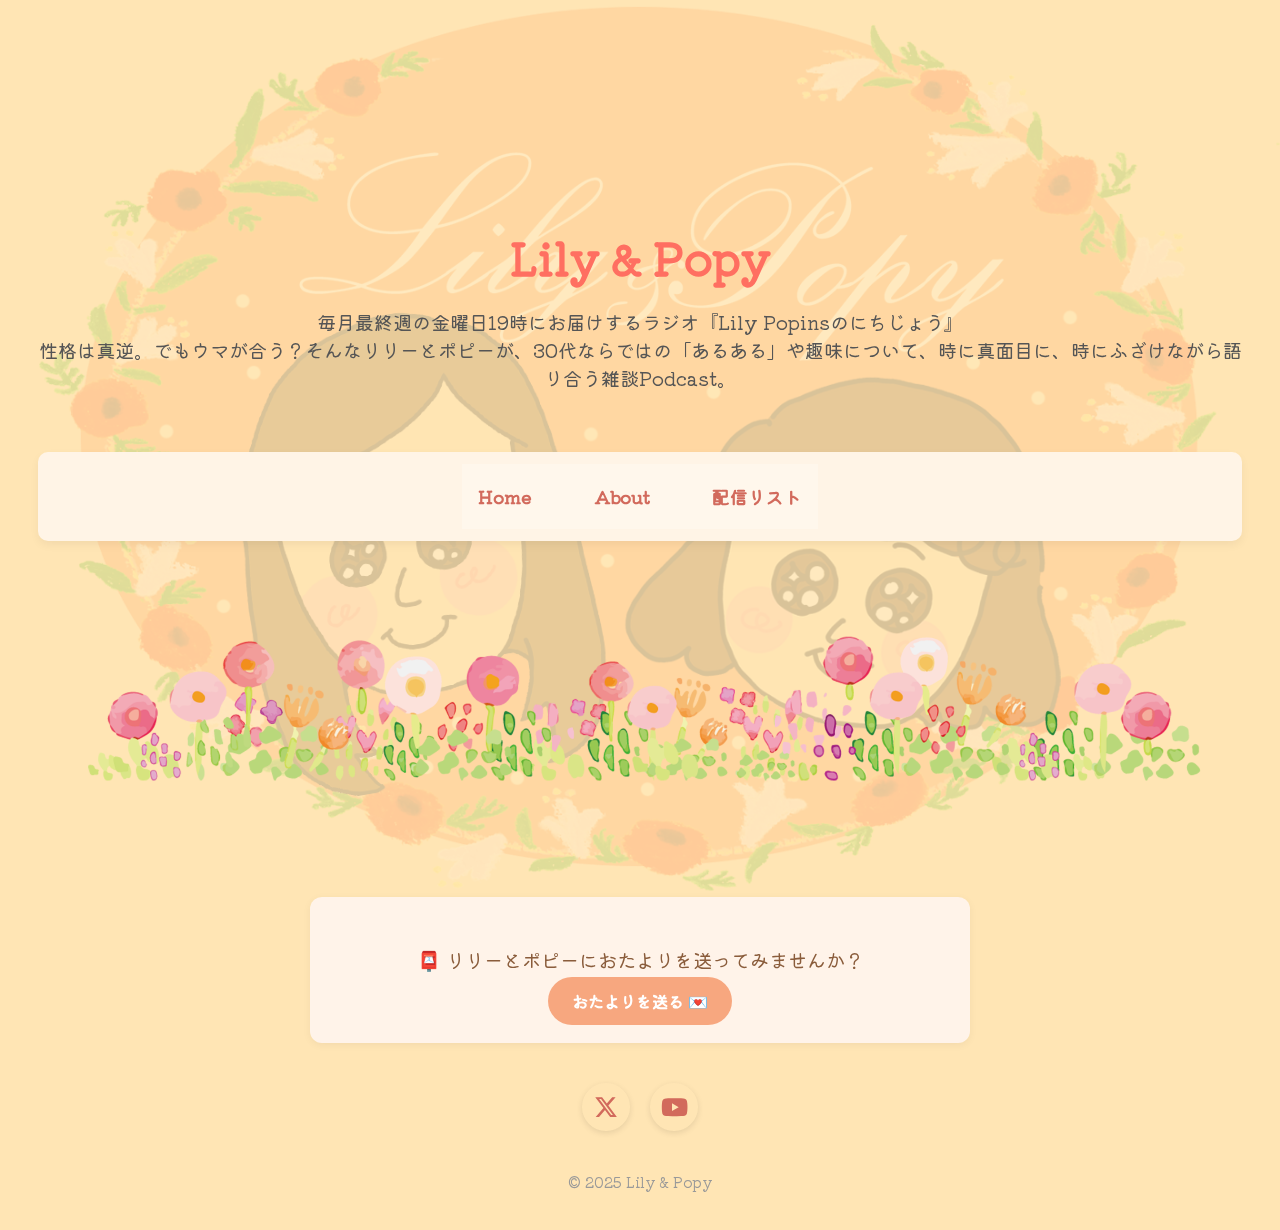
<file: index.html>
<!DOCTYPE html>
<html lang="ja">

<head>
    <meta charset="UTF-8">
    <meta name="viewport" content="width=device-width, initial-scale=1.0">
    <link href="https://fonts.googleapis.com/css2?family=Kiwi+Maru&display=swap" rel="stylesheet">
    <link rel="stylesheet" href="https://cdnjs.cloudflare.com/ajax/libs/font-awesome/6.5.0/css/all.min.css">
    <link rel="stylesheet" href="style.css">
    <title>Lily Popins</title>
</head>

<body>
    <div class="hero-section">
        <div class="top-image-bg"></div>

        <div class="hero-content">
            <h1 class="fade-in">Lily & Popy</h1>
            <p>毎月最終週の金曜日19時にお届けするラジオ『Lily Popinsのにちじょう』<br>
                性格は真逆。でもウマが合う？そんなリリーとポピーが、30代ならではの「あるある」や趣味について、時に真面目に、時にふざけながら語り合う雑談Podcast。
            </p>
        </div>
    </div>
    <nav class="nav-menu">
        <ul>
            <li><a href="index.html">Home</a></li>
            <li><a href="about.html">About</a></li>
            <li><a href="history.html">配信リスト</a></li>
        </ul>
    </nav>

    <div class="footer-image">
        <img src="./iillust/watercolor_popy.png" alt="フッター用イラスト">
    </div>
</body>
<footer>
    <div class="otayori-link">
        <p>📮 リリーとポピーにおたよりを送ってみませんか？</p>
        <a href="otayori.html" class="otayori-button">おたよりを送る 💌</a>
    </div>

    <div class="sns-links">
        <a href="https://x.com/lilypopins" target="_blank" aria-label="X">
            <i class="fab fa-x-twitter"></i>
        </a>
        <a href="https://www.youtube.com/@LilyPopins0512" target="_blank" aria-label="YouTube">
            <i class="fab fa-youtube"></i>
        </a>
    </div>

    &copy; 2025 Lily & Popy
</footer>

</html>
</file>
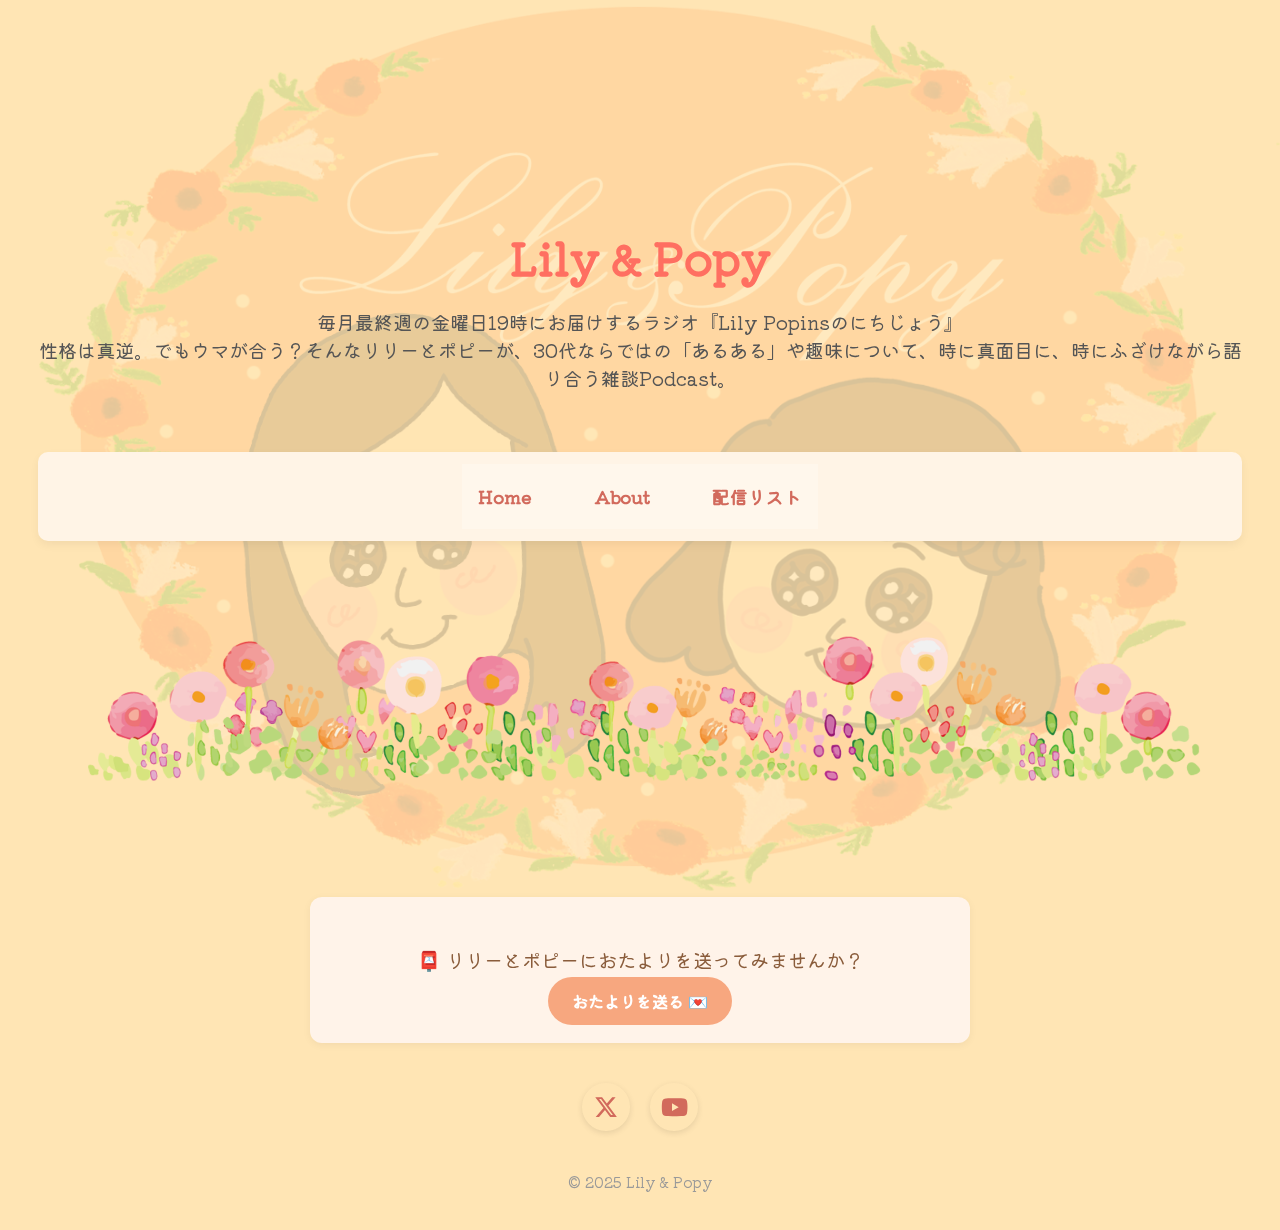
<file: リリポピHP/index.html>
<!DOCTYPE html>
<html lang="ja">

<head>
    <meta charset="UTF-8">
    <link href="https://fonts.googleapis.com/css2?family=Kiwi+Maru&display=swap" rel="stylesheet">
    <link rel="stylesheet" href="https://cdnjs.cloudflare.com/ajax/libs/font-awesome/6.5.0/css/all.min.css">
    <link rel="stylesheet" href="style.css">
    <title>Lily Popins</title>
</head>

<body>
    <div class="hero-section">
        <div class="top-image-bg"></div>

        <div class="hero-content">
            <h1 class="fade-in">Lily & Popy</h1>
            <p>毎月最終週の金曜日19時にお届けするラジオ『Lily Popinsのにちじょう』<br>
                性格は真逆。でもウマが合う？そんなリリーとポピーが、30代ならではの「あるある」や趣味について、時に真面目に、時にふざけながら語り合う雑談Podcast。
            </p>
        </div>
    </div>
    <nav class="nav-menu">
        <ul>
            <li><a href="index.html">Home</a></li>
            <li><a href="about.html">About</a></li>
            <li><a href="history.html">配信リスト</a></li>
        </ul>
    </nav>

    <div class="footer-image">
        <img src="./iillust/watercolor_popy.png" alt="フッター用イラスト">
    </div>
</body>
<footer>
    <div class="otayori-link">
        <p>📮 リリーとポピーにおたよりを送ってみませんか？</p>
        <a href="otayori.html" class="otayori-button">おたよりを送る 💌</a>
    </div>

    <div class="sns-links">
        <a href="https://x.com/lilypopins" target="_blank" aria-label="X">
            <i class="fab fa-x-twitter"></i>
        </a>
        <a href="https://www.youtube.com/@LilyPopins0512" target="_blank" aria-label="YouTube">
            <i class="fab fa-youtube"></i>
        </a>
    </div>

    &copy; 2025 Lily & Popy
</footer>

</html>
</file>
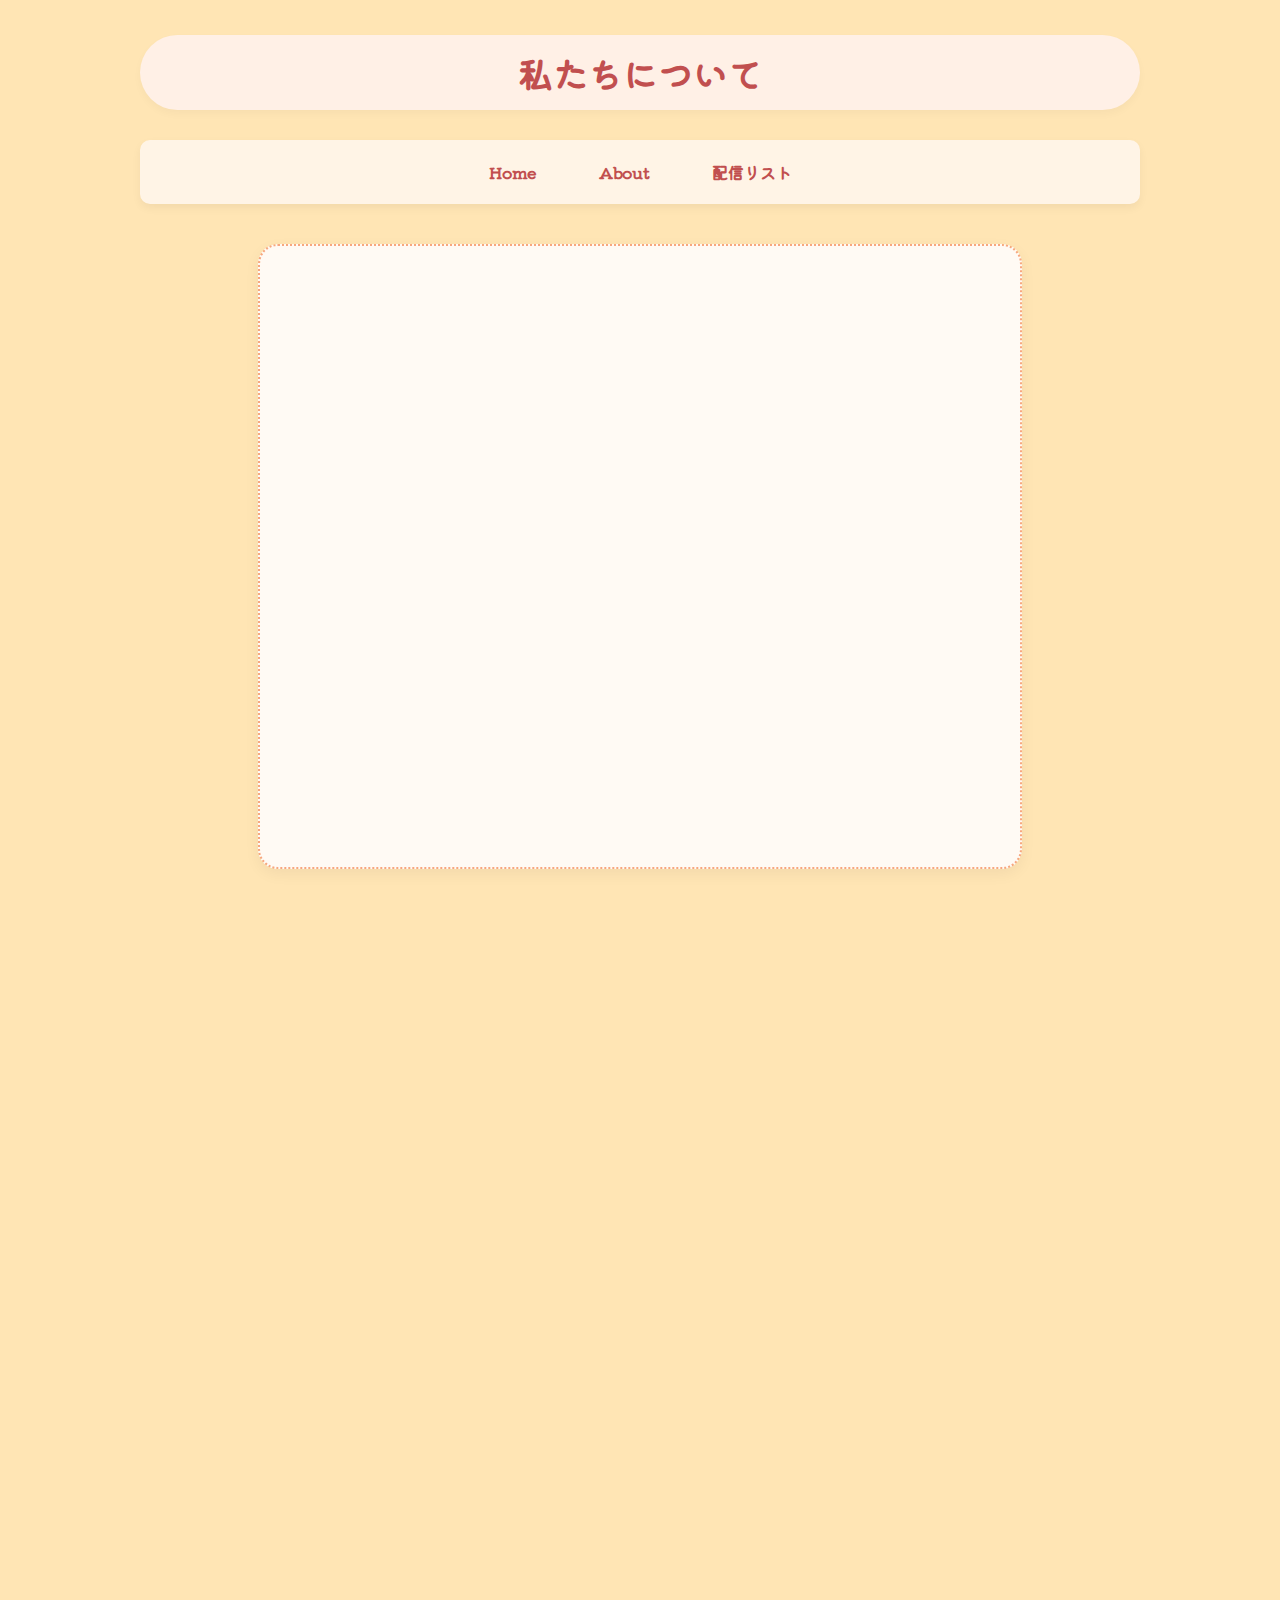
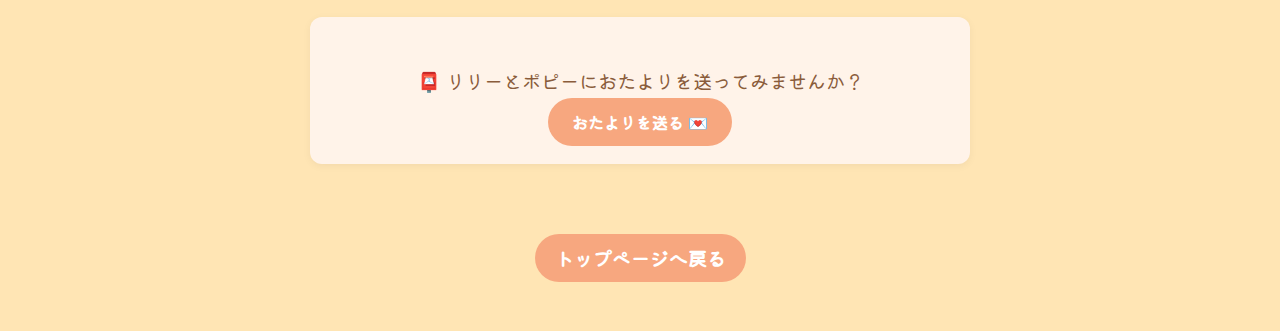
<file: about.html>
<!DOCTYPE html>
<html lang="ja">

<head>
    <meta charset="UTF-8">
    <meta name="viewport" content="width=device-width, initial-scale=1.0">
    <link href="https://fonts.googleapis.com/css2?family=Kiwi+Maru&display=swap" rel="stylesheet">
    <link rel="stylesheet" href="https://cdnjs.cloudflare.com/ajax/libs/font-awesome/6.5.0/css/all.min.css">
    <link rel="stylesheet" href="style.css">
    <title>自己紹介</title>
    <style>
        body {
            background-color: #ffe5b4;
            color: #333;
            padding: 30px;
            max-width: 1000px;
            margin: auto;
        }

        h1 {
            color: #fff6f1;
            text-align: center;
            margin-bottom: 40px;
        }

        .fade-in {
            opacity: 0;
            transform: translateY(20px);
            animation: fadeInUp 1s ease forwards;
        }

        .delay-1 {
            animation-delay: 0.3s;
        }

        .delay-2 {
            animation-delay: 0.9s;
        }

        .delay-3 {
            animation-delay: 1.5s;
        }

        @keyframes fadeInUp {
            to {
                opacity: 1;
                transform: translateY(0);
            }
        }
    </style>
</head>

<body>
    <h1 class="soft-heading">私たちについて</h1>

    <nav>
        <a href="index.html">Home</a>
        <a href="about.html">About</a>
        <a href="history.html">配信リスト</a>
    </nav>

    <section class="about-story">
        <h2 class="fade-in delay-1 mobile-only">リリーとポピー</h2>
        <h2 class="fade-in delay-1 desktop-only">リリーとポピーのこと</h2>
        <p class="fade-in delay-2">わたしたちは、学生時代に出会って仲良くなったふたり組。<br>
        おしゃべりと、創作活動が共通の趣味。<br>
        会えば話が止まらないふたりですが、性格はけっこう真逆。<br>
        <br>
        「ラジオ、やってみたくない？」というリリーのひと声から、<br>
        なんとなく始まったこの番組。<br>
        気負わずのんびり続けながら、今日も楽しくしゃべってます。<br>
        <br>
        真面目な話も、くだらない話も、なんでも笑って話せるふたりの空気感を<br>
        ちょっとだけおすそわけできたらうれしいな。
    </p>
    </section>

    <div class="profile-container fade-in delay-3">
        <div class="member">
            <h2>Lily</h2>
            <img src="./iillust/Lily.jpg" alt="リリーのイラスト">
            <table>
                <tr>
                    <th class="label">性格</th>
                    <td class="data">物事をネガティブに考えがち。<br>ワーカホリックなところがあって常に何かをしていたい。</td>
                </tr>
                <tr>
                    <th class="label">趣味</th>
                    <td class="data">漫画創作・裁縫・声優・語学</td>
                </tr>
                <tr>
                    <th class="label">好きなもの</th>
                    <td class="data"></td>
                </tr>
                <tr>
                    <th class="label">子どもの頃の将来の夢は？</th>
                    <td class="data"></td>
                </tr>
                <tr>
                    <th class="label"></th>
                    <td class="data"></td>
                </tr>
            </table>
        </div>

        <div class="member">
            <h2>Popy</h2>
            <img src="./iillust/Popy.jpg" alt="ポピーのイラスト">
            <table>
                <tr>
                    <th class="label">性格</th>
                    <td class="data">物事をポジティブに考えがち。<br>できることなら一生怠けて過ごしたい。</td>
                </tr>
                <tr>
                    <th class="label">趣味</th>
                    <td class="data">動画編集・お絵描き・タロット・美味しいものを食べること</td>
                </tr>
                <tr>
                    <th class="label">好きなもの</th>
                    <td class="data">鰻重・桃・Pinterest・動物園</td>
                </tr>
                <tr>
                    <th class="label">子どもの頃の将来の夢は？</th>
                    <td class="data">スパイ・動物園の飼育員さん</td>
                </tr>
                <tr>
                    <th class="label">自分を動物に例えるなら？</th>
                    <td class="data">アヒル<br>
                        <small>(顔もなんとなく似てるけど、一度この人好き！と思うと親鳥を追いかけるみたいにずっとついていくから。)</small></td>
                </tr>
            </table>
        </div>
    </div>

    <div class="otayori-link">
        <p>📮 リリーとポピーにおたよりを送ってみませんか？</p>
        <a href="otayori.html" class="otayori-button">おたよりを送る 💌</a>
    </div>

    <p><a href="index.html" class="back-link">トップページへ戻る</a></p>
</body>

</html>
</file>
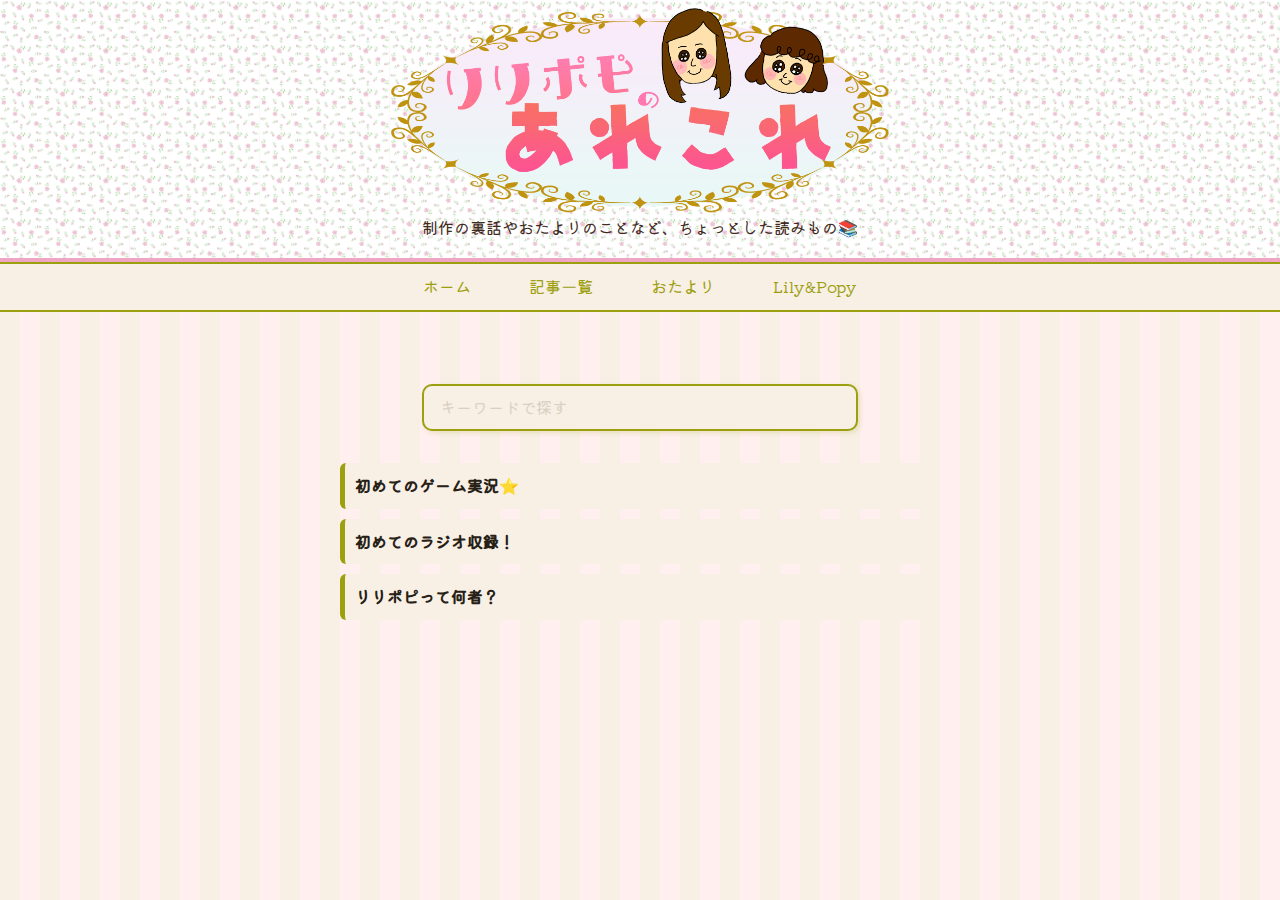
<file: archive.html>
<!DOCTYPE html>
<html lang="ja">

<head>
    <meta charset="UTF-8">
    <meta name="viewport" content="width=device-width, initial-scale=1.0">
    <title>リリポピのあれこれ</title>
    <link rel="stylesheet" href="style2.css">
    <link href="https://fonts.googleapis.com/css2?family=Kiwi+Maru&display=swap" rel="stylesheet">
</head>

<body class="archive">
    <header>
        <img src="./iillust/blog-top.png" alt="リリポピのあれこれ">
        <p>制作の裏話やおたよりのことなど、ちょっとした読みもの📚</p>
    </header>

    <nav class="main-nav">
        <ul>
            <li><a href="blog.html">ホーム</a></li>
            <li><a href="archive.html">記事一覧</a></li>
            <li><a href="otayori-blog.html">おたより</a></li>
            <li><a href="index.html">Lily&Popy</a></li>
        </ul>
    </nav>

    <main class="archive-list">
        <section class="search-box">
            <input type="text" id="searchInput" placeholder="キーワードで探す">
        </section>
        <ul id="postList">
            <li><a href="blog-003.html">初めてのゲーム実況⭐️</a></li>
            <li><a href="blog-001.html">初めてのラジオ収録！</a></li>
            <li><a href="blog-002.html">リリポピって何者？</a></li>
            <!--　以下、投稿が増えたら追加　-->
        </ul>
    </main>
    <script>
        const searchInput = document.getElementById("searchInput");
        const postList = document.getElementById("postList");
        const posts = postList.getElementsByTagName("li");

        searchInput.addEventListener("keyup", function () {
            const filter = searchInput.value.toLowerCase();

            for (let i = 0; i < posts.length; i++) {
                const text = posts[i].textContent.toLowerCase();
                posts[i].style.display = text.includes(filter) ? "" : "none";
            }
        });
    </script>
</body>

</html>
</file>
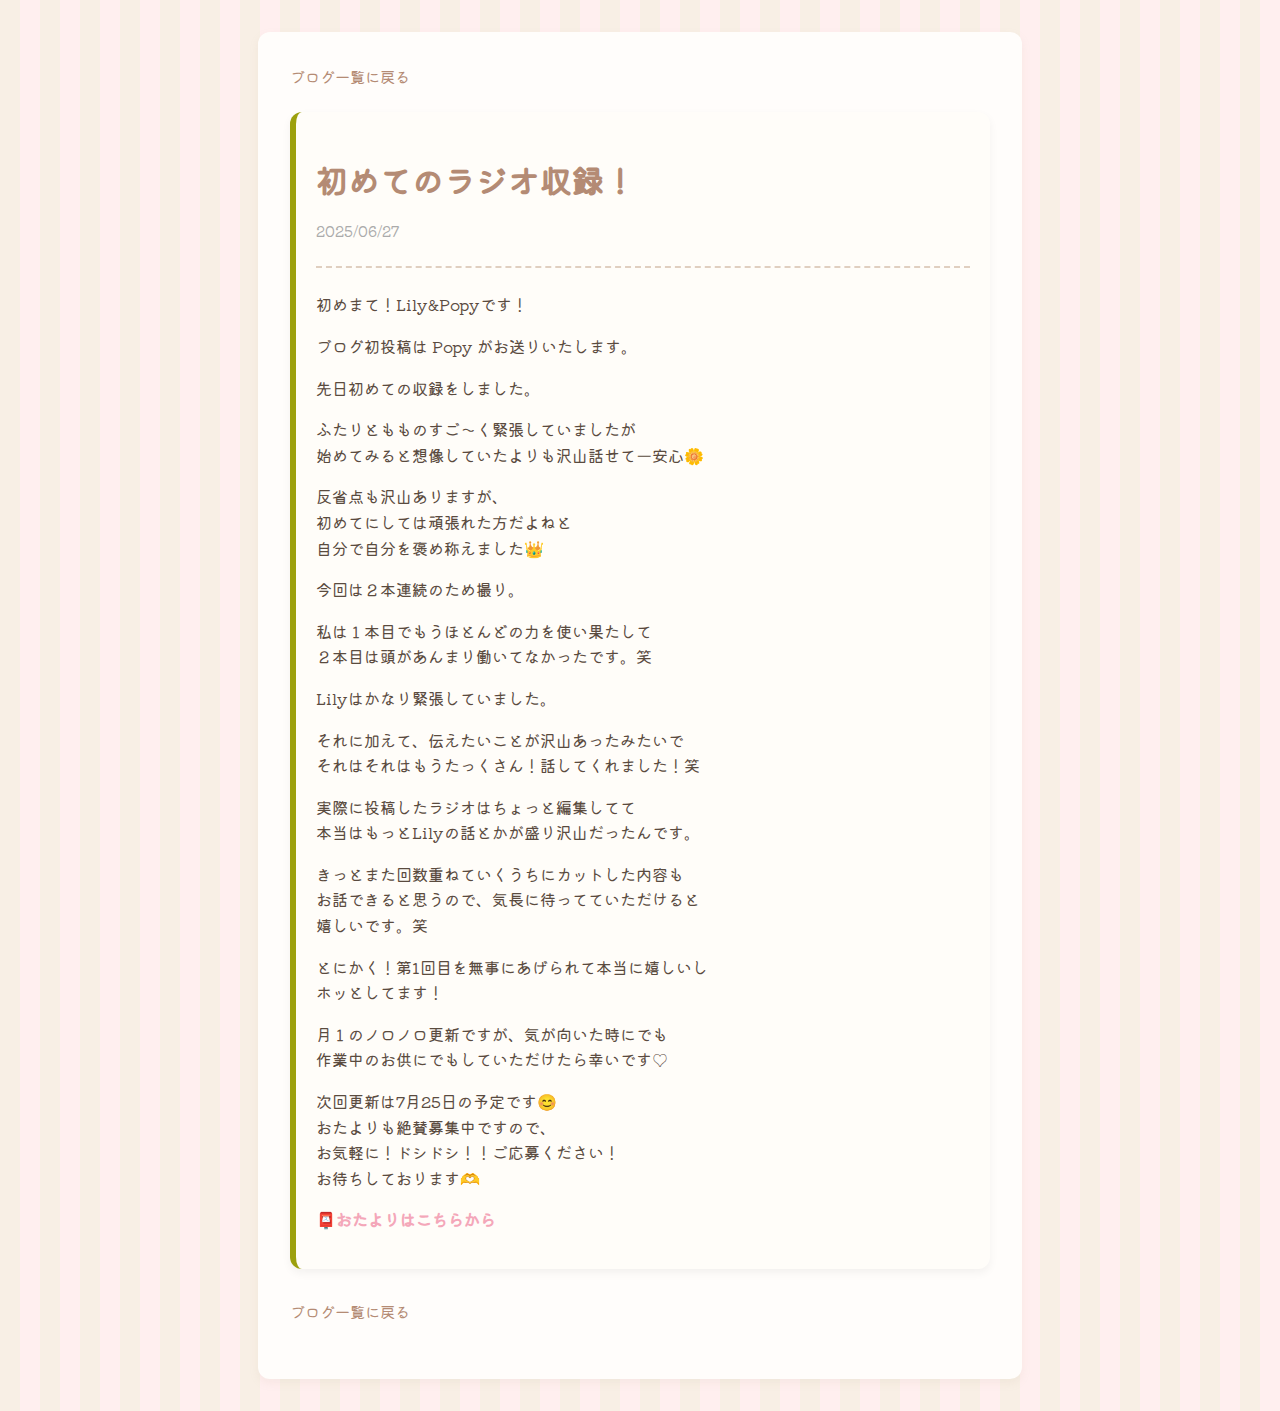
<file: blog-001.html>
<!DOCTYPE html>
<html lang="ja">

<head>
    <meta charset="UTF-8">
    <meta name="viewport" content="width=device-width, initial-scale=1.0">
    <title>初めてのラジオ収録！</title>
    <link rel="stylesheet" href="style2.css">
    <link href="https://fonts.googleapis.com/css2?family=Kiwi+Maru&display=swap" rel="stylesheet">
</head>

<body class="blog-article">
    <div class="article-container">
        <a href="blog.html" class="back-to-blog">ブログ一覧に戻る</a>

        <article class="blog-post fade-in">
            <h1 class="post-title">初めてのラジオ収録！</h1>
            <p class="post-date">2025/06/27</p>

            <hr class="post-divider" />

            <p>初めまて！Lily&Popyです！</p>
            <p>ブログ初投稿は Popy がお送りいたします。</p>
            <p>先日初めての収録をしました。</p>
            <p>ふたりともものすご〜く緊張していましたが<br>
                始めてみると想像していたよりも沢山話せて一安心🌼</p>
            <p>反省点も沢山ありますが、<br>
                初めてにしては頑張れた方だよねと<br>
                自分で自分を褒め称えました👑</p>
            <p>今回は２本連続のため撮り。</p>
            <p>私は１本目でもうほとんどの力を使い果たして<br>
                ２本目は頭があんまり働いてなかったです。笑</p>
            <p>Lilyはかなり緊張していました。</p>
            <p>それに加えて、伝えたいことが沢山あったみたいで<br>
                それはそれはもうたっくさん！話してくれました！笑</p>
            <p>実際に投稿したラジオはちょっと編集してて<br>
                本当はもっとLilyの話とかが盛り沢山だったんです。</p>
            <p>きっとまた回数重ねていくうちにカットした内容も<br>
                お話できると思うので、気長に待ってていただけると<br>
                嬉しいです。笑</p>
            <p>とにかく！第1回目を無事にあげられて本当に嬉しいし<br>
                ホッとしてます！</p>
            <p>月１のノロノロ更新ですが、気が向いた時にでも<br>
                作業中のお供にでもしていただけたら幸いです♡</p>
            <p>次回更新は7月25日の予定です😊<br>
                おたよりも絶賛募集中ですので、<br>
                お気軽に！ドシドシ！！ご応募ください！<br>
                お待ちしております🫶</p>
            <p>📮<a href="otayori.html" class="blog-otayori-link">おたよりはこちらから</a></p>
    </article>
    <a href="blog.html" class="back-to-blog">ブログ一覧に戻る</a>
    </div>
</body>

</html>
</file>
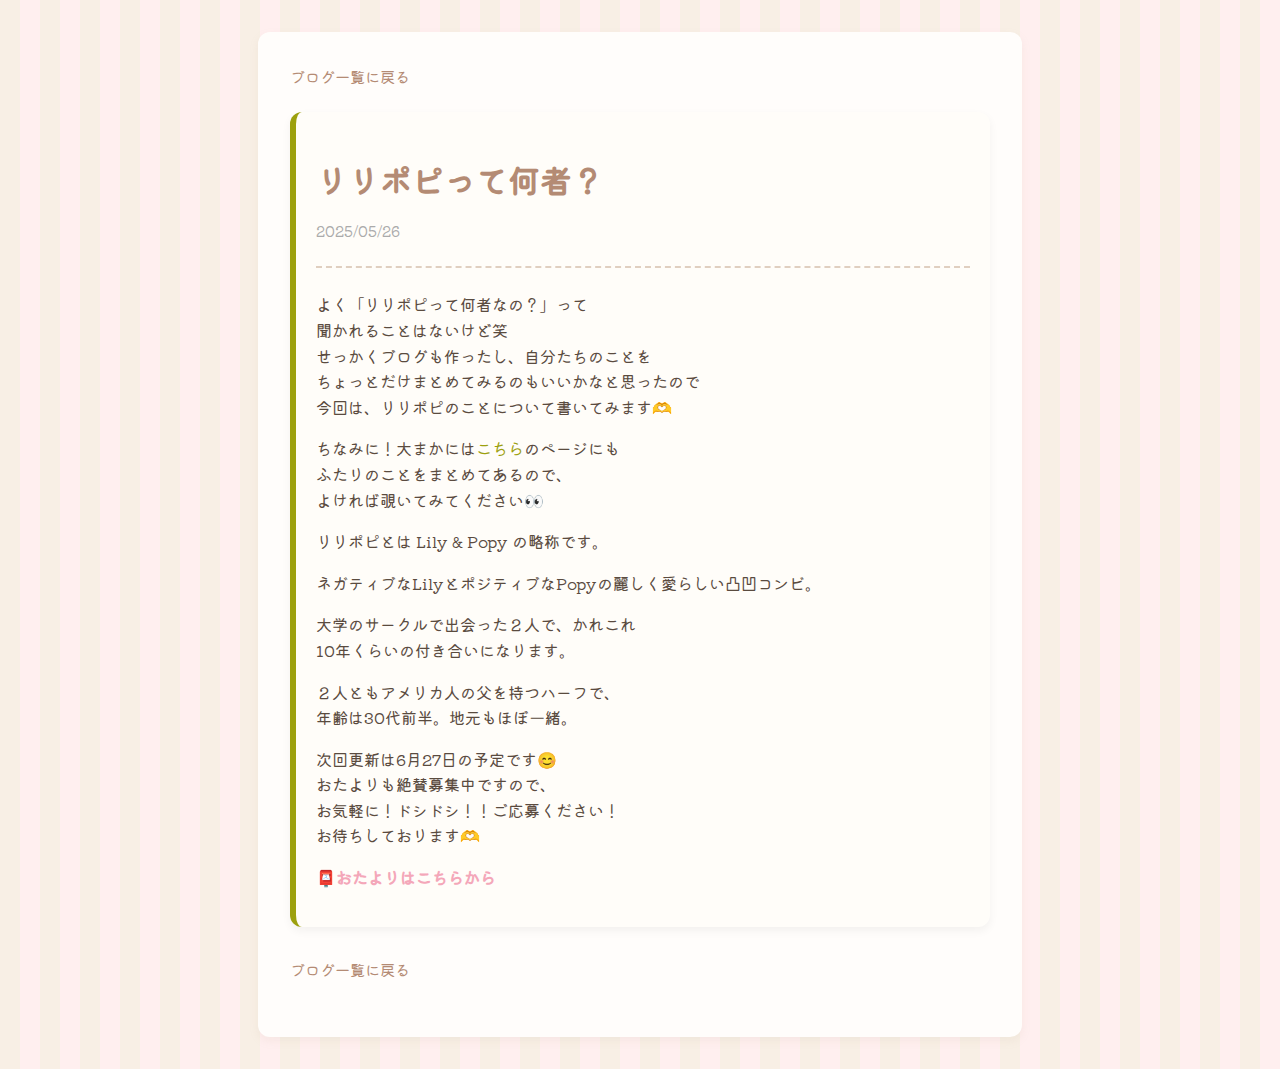
<file: blog-002.html>
<!DOCTYPE html>
<html lang="ja">

<head>
    <meta charset="UTF-8">
    <meta name="viewport" content="width=device-width, initial-scale=1.0">
    <title>初めてのラジオ収録！</title>
    <link rel="stylesheet" href="style2.css">
    <link href="https://fonts.googleapis.com/css2?family=Kiwi+Maru&display=swap" rel="stylesheet">
</head>

<body class="blog-article">
    <div class="article-container">
        <a href="blog.html" class="back-to-blog">ブログ一覧に戻る</a>

        <article class="blog-post fade-in">
            <h1 class="post-title">リリポピって何者？</h1>
            <p class="post-date">2025/05/26</p>

            <hr class="post-divider" />

            <p>よく「リリポピって何者なの？」って<br>
                聞かれることはないけど笑<br>
                せっかくブログも作ったし、自分たちのことを<br>
                ちょっとだけまとめてみるのもいいかなと思ったので<br>
                今回は、リリポピのことについて書いてみます🫶</p>
            <p>ちなみに！大まかには<a href="about.html">こちら</a>のページにも<br>
                ふたりのことをまとめてあるので、<br>
                よければ覗いてみてください👀</p>
            <p>リリポピとは Lily & Popy の略称です。</p>
            <p>ネガティブなLilyとポジティブなPopyの麗しく愛らしい凸凹コンビ。</p>
            <p>大学のサークルで出会った２人で、かれこれ<br>
                10年くらいの付き合いになります。</p>
            <p>２人ともアメリカ人の父を持つハーフで、<br>
                年齢は30代前半。地元もほぼ一緒。</p>
            <p></p>
            <p>次回更新は6月27日の予定です😊<br>
                おたよりも絶賛募集中ですので、<br>
                お気軽に！ドシドシ！！ご応募ください！<br>
                お待ちしております🫶</p>
            <p>📮<a href="otayori.html" class="blog-otayori-link">おたよりはこちらから</a></p>
    </article>
    <a href="blog.html" class="back-to-blog">ブログ一覧に戻る</a>
    </div>
</body>

</html>
</file>
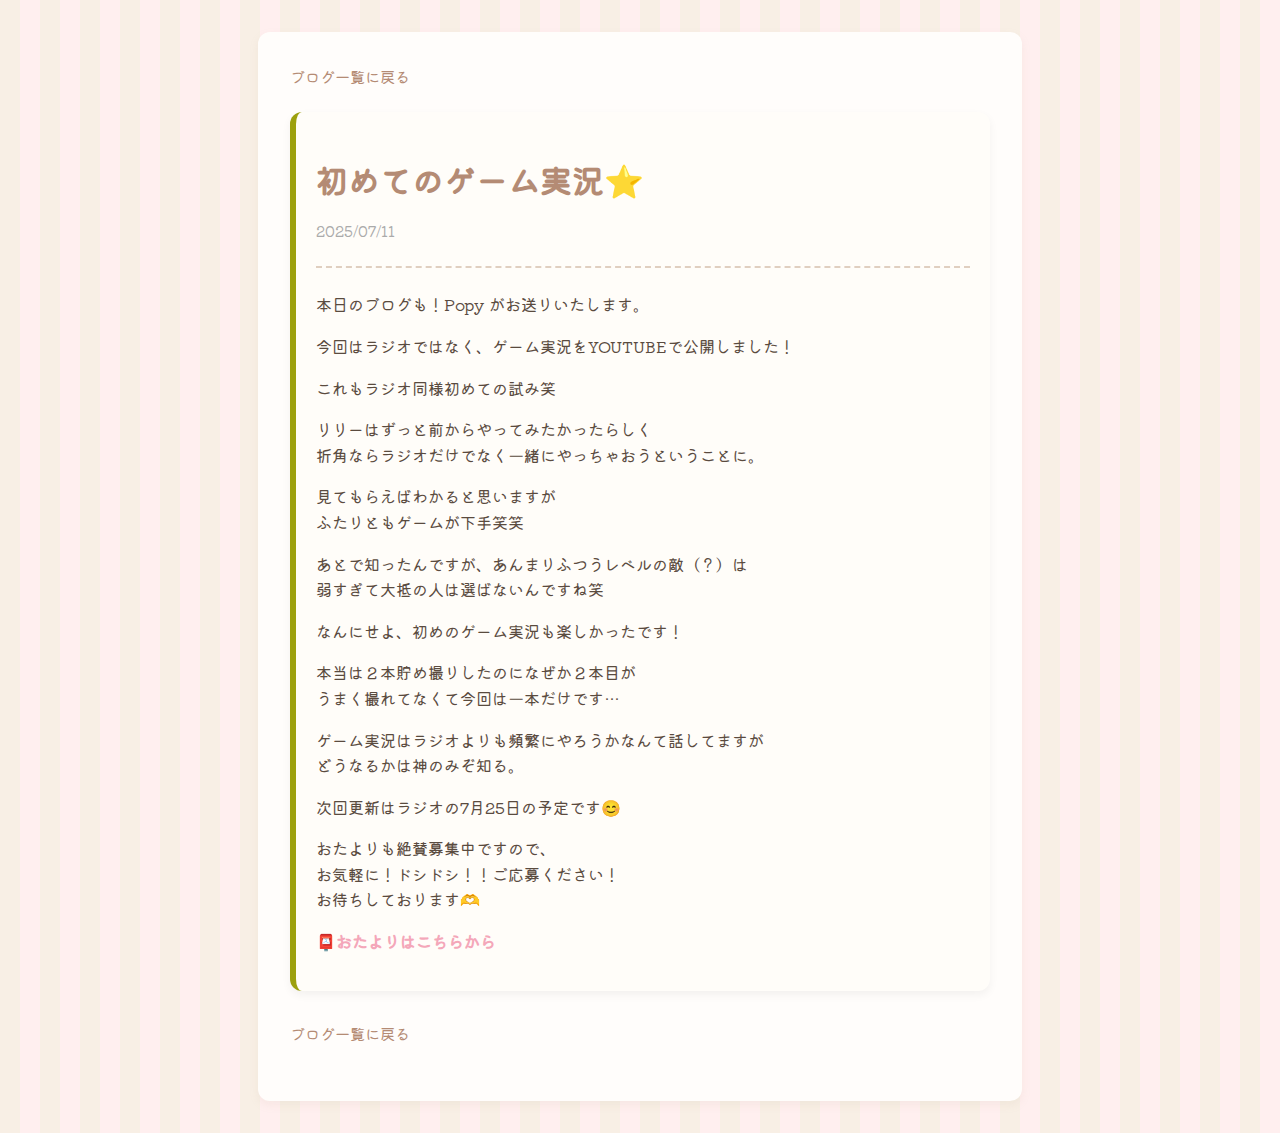
<file: blog-003.html>
<!DOCTYPE html>
<html lang="ja">

<head>
    <meta charset="UTF-8">
    <meta name="viewport" content="width=device-width, initial-scale=1.0">
    <title>初めてのラジオ収録！</title>
    <link rel="stylesheet" href="style2.css">
    <link href="https://fonts.googleapis.com/css2?family=Kiwi+Maru&display=swap" rel="stylesheet">
</head>

<body class="blog-article">
    <div class="article-container">
        <a href="blog.html" class="back-to-blog">ブログ一覧に戻る</a>

        <article class="blog-post fade-in">
            <h1 class="post-title">初めてのゲーム実況⭐️</h1>
            <p class="post-date">2025/07/11</p>

            <hr class="post-divider" />

            <p>本日のブログも！Popy がお送りいたします。</p>
            <p>今回はラジオではなく、ゲーム実況をYOUTUBEで公開しました！</p>
            <p>これもラジオ同様初めての試み笑</p>
            <p>リリーはずっと前からやってみたかったらしく<br>
                折角ならラジオだけでなく一緒にやっちゃおうということに。</p>
            <p>見てもらえばわかると思いますが<br>
                ふたりともゲームが下手笑笑</p>
            <p>あとで知ったんですが、あんまりふつうレベルの敵（？）は<br>
                弱すぎて大抵の人は選ばないんですね笑</p>
            <p>なんにせよ、初めのゲーム実況も楽しかったです！</p>
            <p>本当は２本貯め撮りしたのになぜか２本目が<br>
                うまく撮れてなくて今回は一本だけです…</p>
            <p>ゲーム実況はラジオよりも頻繁にやろうかなんて話してますが<br>
                どうなるかは神のみぞ知る。</p>
            <p>次回更新はラジオの7月25日の予定です😊</p>
            <p>おたよりも絶賛募集中ですので、<br>
                お気軽に！ドシドシ！！ご応募ください！<br>
                お待ちしております🫶</p>
            <p>📮<a href="otayori.html" class="blog-otayori-link">おたよりはこちらから</a></p>
    </article>
    <a href="blog.html" class="back-to-blog">ブログ一覧に戻る</a>
    </div>
</body>

</html>
</file>
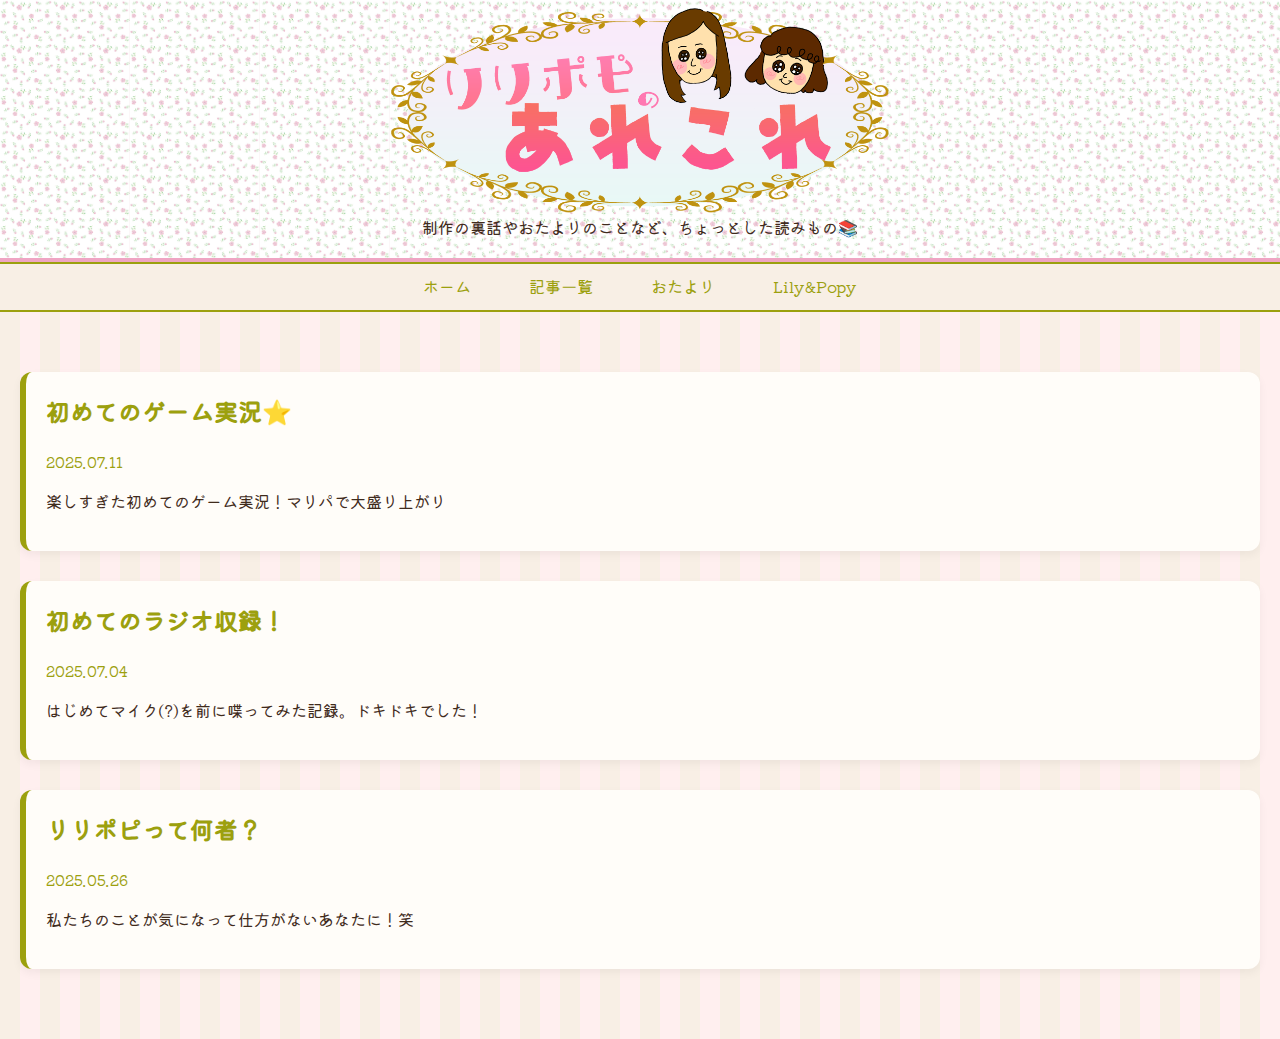
<file: blog.html>
<!DOCTYPE html>
<html lang="ja">
<head>
    <meta charset="UTF-8">
    <meta name="viewport" content="width=device-width, initial-scale=1.0">
    <title>リリポピのあれこれ</title>
    <link rel="stylesheet" href="style2.css">
    <link href="https://fonts.googleapis.com/css2?family=Kiwi+Maru&display=swap" rel="stylesheet">
</head>

<body class="blog">
    <header>
        <img src="./iillust/blog-top.png" alt="リリポピのあれこれ">
        <p>制作の裏話やおたよりのことなど、ちょっとした読みもの📚</p>
    </header>

    <nav class="main-nav">
        <ul>
            <li><a href="blog.html">ホーム</a></li>
            <li><a href="archive.html">記事一覧</a></li>
            <li><a href="otayori-blog.html">おたより</a></li>
            <li><a href="index.html">Lily&Popy</a></li>
        </ul>
    </nav>

    <main class="blog-index">
        <article class="blog-post fade-in">
            <h2><a href="blog-001.html">初めてのゲーム実況⭐️</a></h2>
            <p class="blog-date">2025.07.11</p>
            <p>楽しすぎた初めてのゲーム実況！マリパで大盛り上がり</p>
        </article>
        <article class="blog-post fade-in">
            <h2><a href="blog-001.html">初めてのラジオ収録！</a></h2>
            <p class="blog-date">2025.07.04</p>
            <p>はじめてマイク(?)を前に喋ってみた記録。ドキドキでした！</p>
        </article>
        <article class="blog-post fade-in">
            <h2><a href="blog-002.html">リリポピって何者？</a></h2>
            <p class="blog-date">2025.05.26</p>
            <p>私たちのことが気になって仕方がないあなたに！笑</p>
        </article>
    </main>
</body>

</html>
</file>
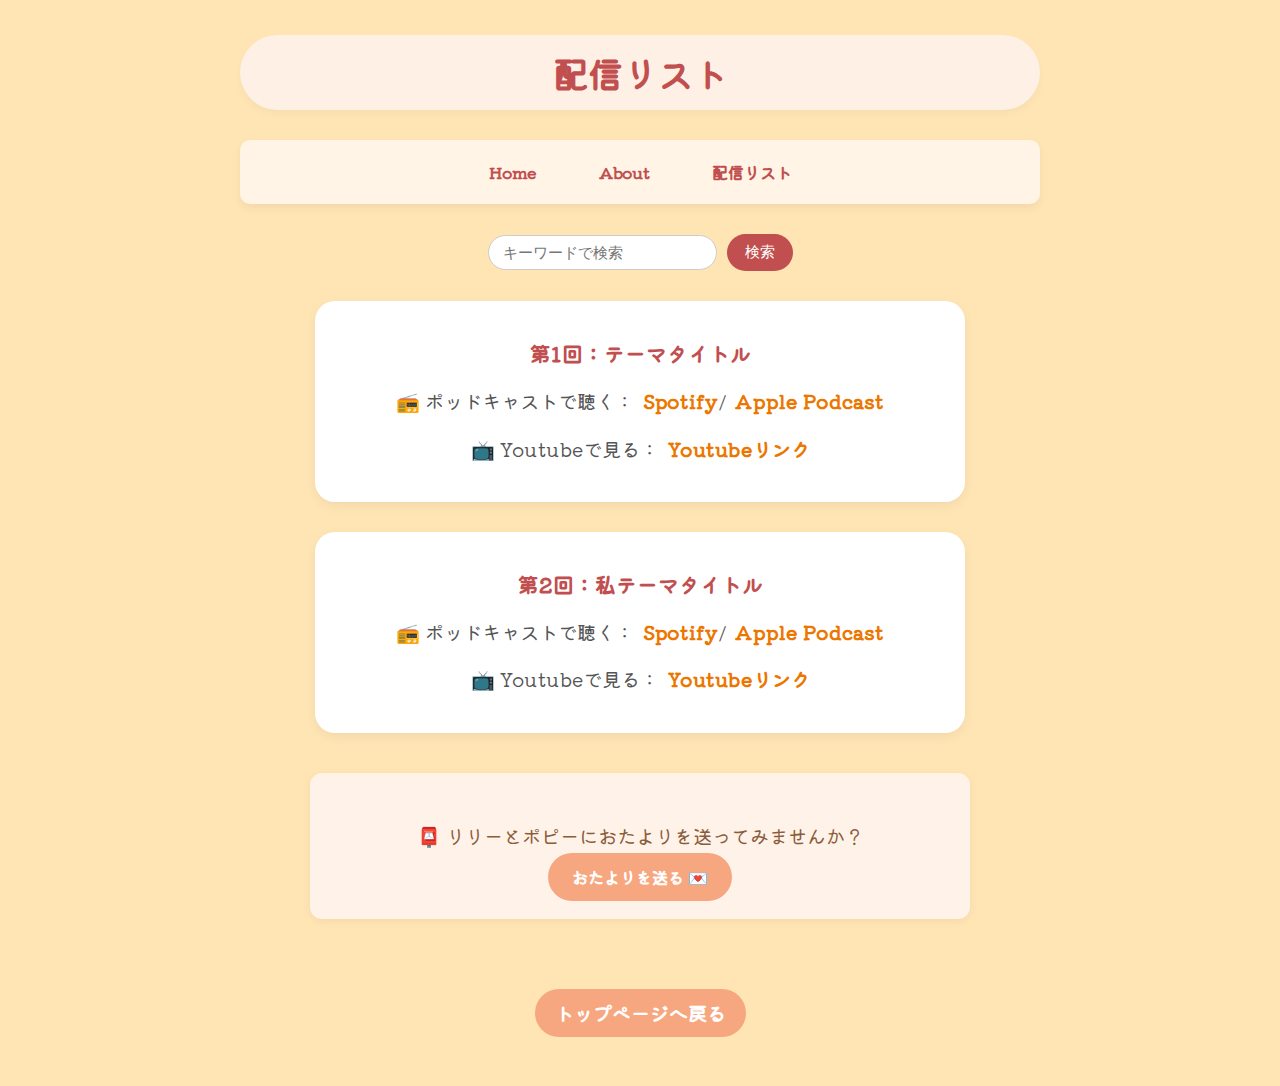
<file: history.html>
<!DOCTYPE html>
<html lang="ja">

<head>
    <meta charset="UTF-8">
    <link href="https://fonts.googleapis.com/css2?family=Kiwi+Maru&display=swap" rel="stylesheet">
    <link rel="stylesheet" href="https://cdnjs.cloudflare.com/ajax/libs/font-awesome/6.5.0/css/all.min.css">
    <link rel="stylesheet" href="style.css">
    <title>ラジオ履歴</title>
    <style>
        body {
            background-color: #ffe5b4;
            color: #333;
            padding: 30px;
            max-width: 800px;
            margin: auto;
        }

        .search-container {
            display: flex;
            align-items: center;
            gap: 10px;
            justify-content: center;
            margin-bottom: 30px;
        }

        input[type="text"] {
            padding: 8px 14px;
            border-radius: 20px;
            border: 1px solid #ccc;
            font-size: 0.95em;
        }

        button {
            padding: 8px 18px;
            border-radius: 20px;
            border: none;
            background-color: #c14f4f;
            color: #fff;
            font-size: 0.95em;
            cursor: pointer;
            transition: background-color 0.3s;
        }

        button:hover {
            background-color: #a73f3f;
        }
    </style>
</head>

<body>
    <h1 class="soft-heading">配信リスト</h1>

    <nav>
        <a href="index.html">Home</a>
        <a href="about.html">About</a>
        <a href="history.html">配信リスト</a>
    </nav>

    <div class="search-container">
        <input type="text" id="searchInput" placeholder="キーワードで検索">
        <button onclick="searchEpisodes()">検索</button>
    </div>

    <section class="episode">
        <h2>第1回：テーマタイトル</h2>
        <p>📻 ポッドキャストで聴く：
            <a href="" target="_blank">Spotify</a>/
            <a href="" target="_blank">Apple Podcast</a>
        </p>
        <p>📺 Youtubeで見る：
            <a href="" target="_blank">Youtubeリンク</a>
        </p>
    </section>
    <section class="episode">
        <h2>第2回：私テーマタイトル</h2>
        <p>📻 ポッドキャストで聴く：
            <a href="" target="_blank">Spotify</a>/
            <a href="" target="_blank">Apple Podcast</a>
        </p>
        <p>📺 Youtubeで見る：
            <a href="" target="_blank">Youtubeリンク</a>
        </p>
    </section>
    <!--随時追加！-->

    <div class="otayori-link">
        <p>📮 リリーとポピーにおたよりを送ってみませんか？</p>
        <a href="otayori.html" class="otayori-button">おたよりを送る 💌</a>
    </div>

    <p><a href="index.html" class="back-link">トップページへ戻る</a></p>

    <script>
        function searchEpisodes() {
            const keyword = document.getElementById("searchInput").value.toLowerCase();
            const episodes = document.querySelectorAll(".episode");

            episodes.forEach(ep => {
                const text = ep.textContent.toLowerCase();
                ep.style.display = text.includes(keyword) ? "block" : "none";
            });
        }
    </script>
</body>

</html>
</file>
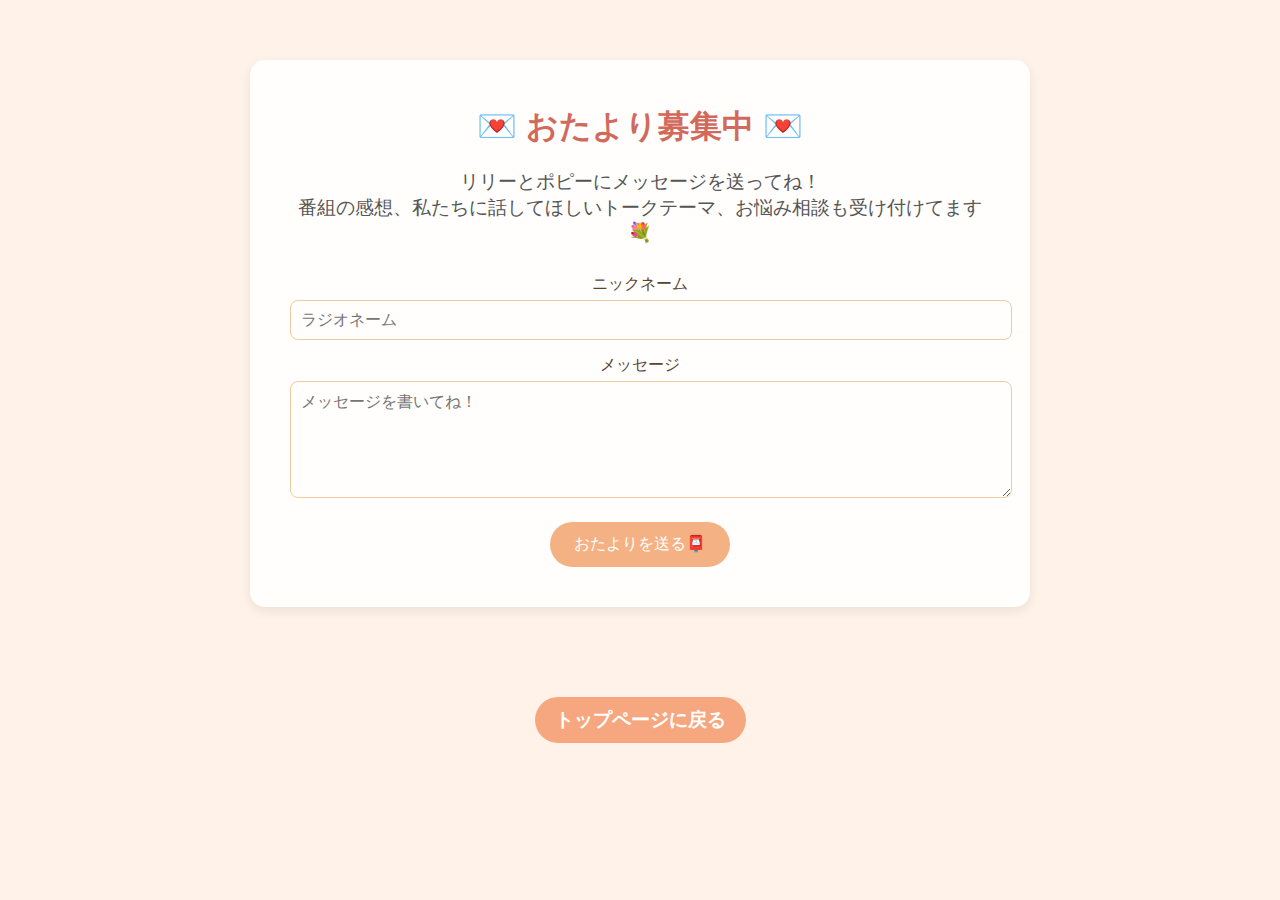
<file: otayori-blog.html>
<!DOCTYPE html>
<html lang="ja">

<head>
    <meta charset="UTF-8">
    <meta name="viewport" content="width=device-width, initial-scale=1.0">
    <title>おたよりページ</title>
    <link rel="stylesheet" href="style.css">
</head>
<body class="otayori-form">
    <div class="otayori-page">
        <h1>💌 おたより募集中 💌</h1>
        <p>リリーとポピーにメッセージを送ってね！<br>番組の感想、私たちに話してほしいトークテーマ、お悩み相談も受け付けてます💐</p>

        <form action="https://formspree.io/f/xovwwgbq" method="POST">
            <label for="name">ニックネーム</label>
            <input type="text" id="name" name="name" placeholder="ラジオネーム">

            <label for="message">メッセージ</label>
            <textarea id="message" name="message" rows="5" placeholder="メッセージを書いてね！" required></textarea>

            <button type="submit">おたよりを送る📮</button>
        </form>
    </div>

    <p><a href="blog.html" class="back-link">トップページに戻る</a></p>
</body>
</html>
</file>
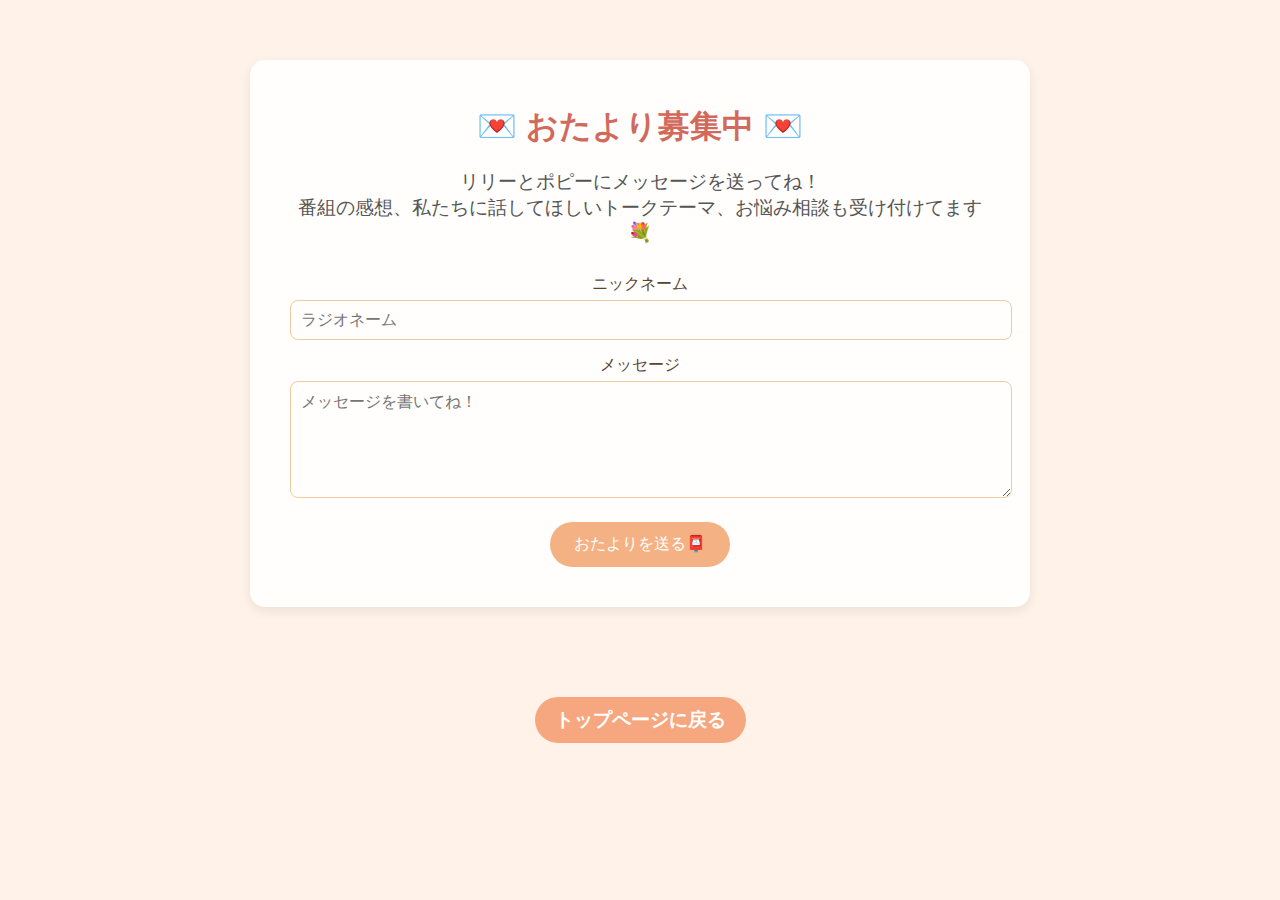
<file: otayori.html>
<!DOCTYPE html>
<html lang="ja">

<head>
    <meta charset="UTF-8">
    <meta name="viewport" content="width=device-width, initial-scale=1.0">
    <title>おたよりページ</title>
    <link rel="stylesheet" href="style.css">
</head>
<body class="otayori-form">
    <div class="otayori-page">
        <h1>💌 おたより募集中 💌</h1>
        <p>リリーとポピーにメッセージを送ってね！<br>番組の感想、私たちに話してほしいトークテーマ、お悩み相談も受け付けてます💐</p>

        <form action="https://formspree.io/f/your-form-id" method="POST">
            <label for="name">ニックネーム</label>
            <input type="text" id="name" name="name" placeholder="ラジオネーム">

            <label for="message">メッセージ</label>
            <textarea id="message" name="message" rows="5" placeholder="メッセージを書いてね！" required></textarea>

            <button type="submit">おたよりを送る📮</button>
        </form>
    </div>

    <p><a href="index.html" class="back-link">トップページに戻る</a></p>
</body>
</html>
</file>
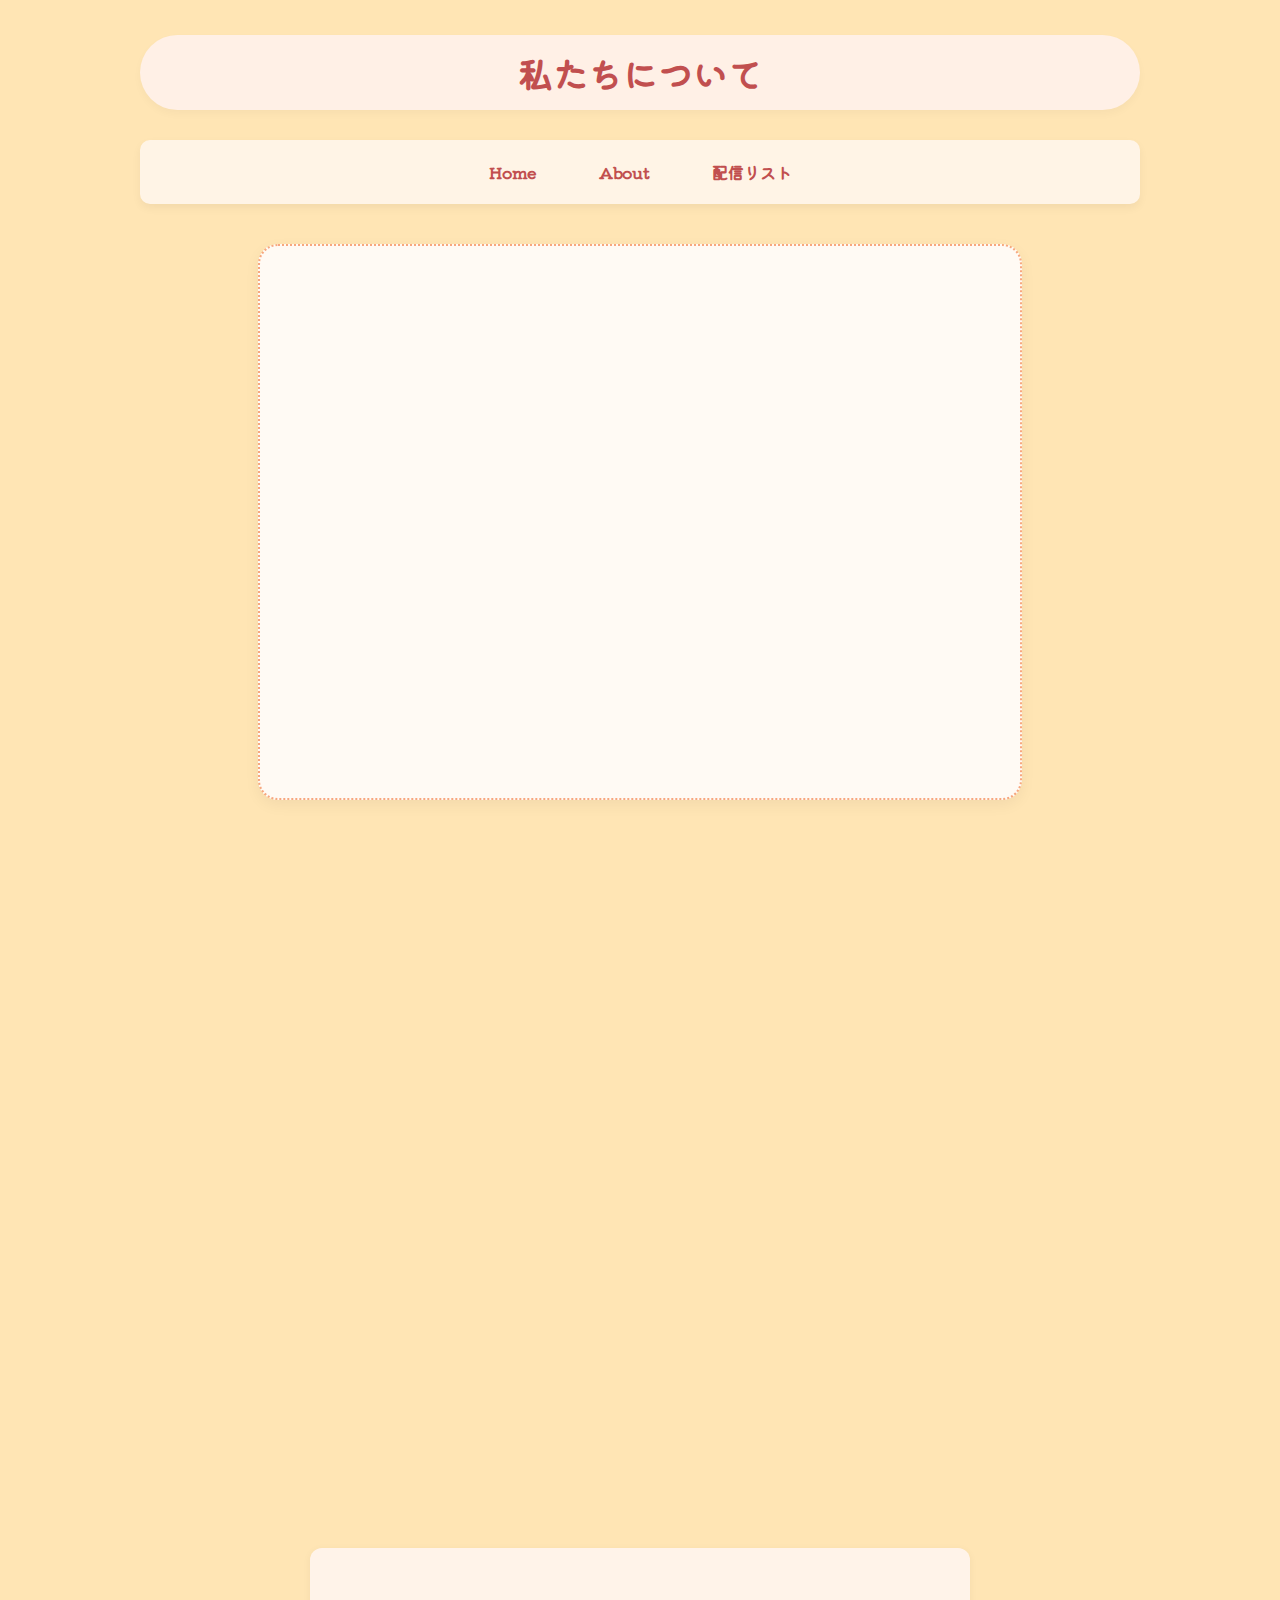
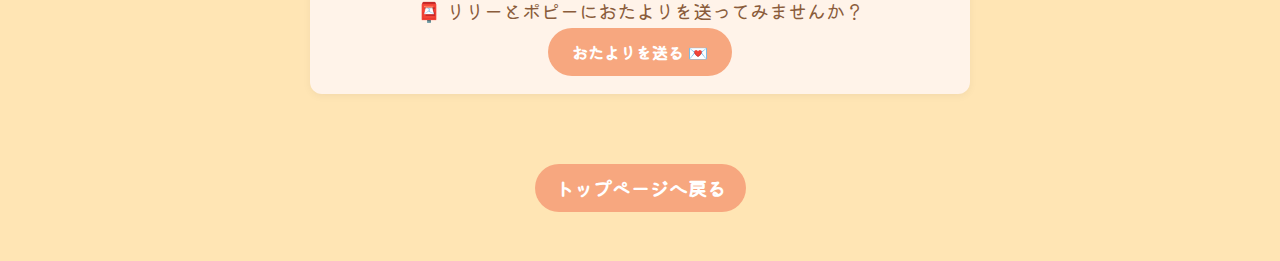
<file: リリポピHP/about.html>
<!DOCTYPE html>
<html lang="ja">

<head>
    <meta charset="UTF-8">
    <link href="https://fonts.googleapis.com/css2?family=Kiwi+Maru&display=swap" rel="stylesheet">
    <link rel="stylesheet" href="https://cdnjs.cloudflare.com/ajax/libs/font-awesome/6.5.0/css/all.min.css">
    <link rel="stylesheet" href="style.css">
    <title>自己紹介</title>
    <style>
        body {
            background-color: #ffe5b4;
            color: #333;
            padding: 30px;
            max-width: 1000px;
            margin: auto;
        }

        h1 {
            color: #fff6f1;
            text-align: center;
            margin-bottom: 40px;
        }

        .fade-in {
            opacity: 0;
            transform: translateY(20px);
            animation: fadeInUp 1s ease forwards;
        }

        .delay-1 {
            animation-delay: 0.3s;
        }

        .delay-2 {
            animation-delay: 0.9s;
        }

        .delay-3 {
            animation-delay: 1.5s;
        }

        @keyframes fadeInUp {
            to {
                opacity: 1;
                transform: translateY(0);
            }
        }
    </style>
</head>

<body>
    <h1 class="soft-heading">私たちについて</h1>

    <nav>
        <a href="index.html">Home</a>
        <a href="about.html">About</a>
        <a href="history.html">配信リスト</a>
    </nav>

    <section class="about-story">
        <h2 class="fade-in delay-1">リリーとポピーのこと</h2>
        <p class="fade-in delay-2">わたしたちは、学生時代に出会って仲良くなったふたり組。<br>
        おしゃべりと、創作活動が共通の趣味。<br>
        会えば話が止まらないふたりですが、性格はけっこう真逆。<br>
        <br>
        「ラジオ、やってみたくない？」というリリーのひと声から、なんとなく始まったこの番組。<br>
        気負わずのんびり続けながら、今日も楽しくしゃべってます。<br>
        <br>
        真面目な話も、くだらない話も、なんでも笑って話せるふたりの空気感を<br>
        ちょっとだけおすそわけできたらうれしいな。
    </p>
    </section>

    <div class="profile-container fade-in delay-3">
        <div class="member">
            <h2>Lily</h2>
            <img src="./iillust/Lily.jpg" alt="リリーのイラスト">
            <table>
                <tr>
                    <th class="label">性格</th>
                    <td class="data">物事をネガティブに考えがち。<br>ワーカホリックなところがあって常に何かをしていたい。</td>
                </tr>
                <tr>
                    <th class="label">趣味</th>
                    <td class="data">漫画創作・裁縫・声優・語学</td>
                </tr>
                <tr>
                    <th class="label">好きなもの</th>
                    <td class="data"></td>
                </tr>
                <tr>
                    <th class="label">子どもの頃の将来の夢は？</th>
                    <td class="data"></td>
                </tr>
                <tr>
                    <th class="label"></th>
                    <td class="data"></td>
                </tr>
            </table>
        </div>

        <div class="member">
            <h2>Popy</h2>
            <img src="./iillust/Popy.jpg" alt="ポピーのイラスト">
            <table>
                <tr>
                    <th class="label">性格</th>
                    <td class="data">物事をポジティブに考えがち。<br>できることなら一生怠けて過ごしたい。</td>
                </tr>
                <tr>
                    <th class="label">趣味</th>
                    <td class="data">動画編集・お絵描き・タロット・美味しいものを食べること</td>
                </tr>
                <tr>
                    <th class="label">好きなもの</th>
                    <td class="data">鰻重・桃・Pinterest・動物園</td>
                </tr>
                <tr>
                    <th class="label">子どもの頃の将来の夢は？</th>
                    <td class="data">スパイ・動物園の飼育員さん</td>
                </tr>
                <tr>
                    <th class="label">自分を動物に例えるなら？</th>
                    <td class="data">アヒル<br>
                        <small>(顔もなんとなく似てるけど、一度この人好き！と思うと親鳥を追いかけるみたいにずっとついていくから。)</small></td>
                </tr>
            </table>
        </div>
    </div>

    <div class="otayori-link">
        <p>📮 リリーとポピーにおたよりを送ってみませんか？</p>
        <a href="otayori.html" class="otayori-button">おたよりを送る 💌</a>
    </div>

    <p><a href="index.html" class="back-link">トップページへ戻る</a></p>
</body>

</html>
</file>
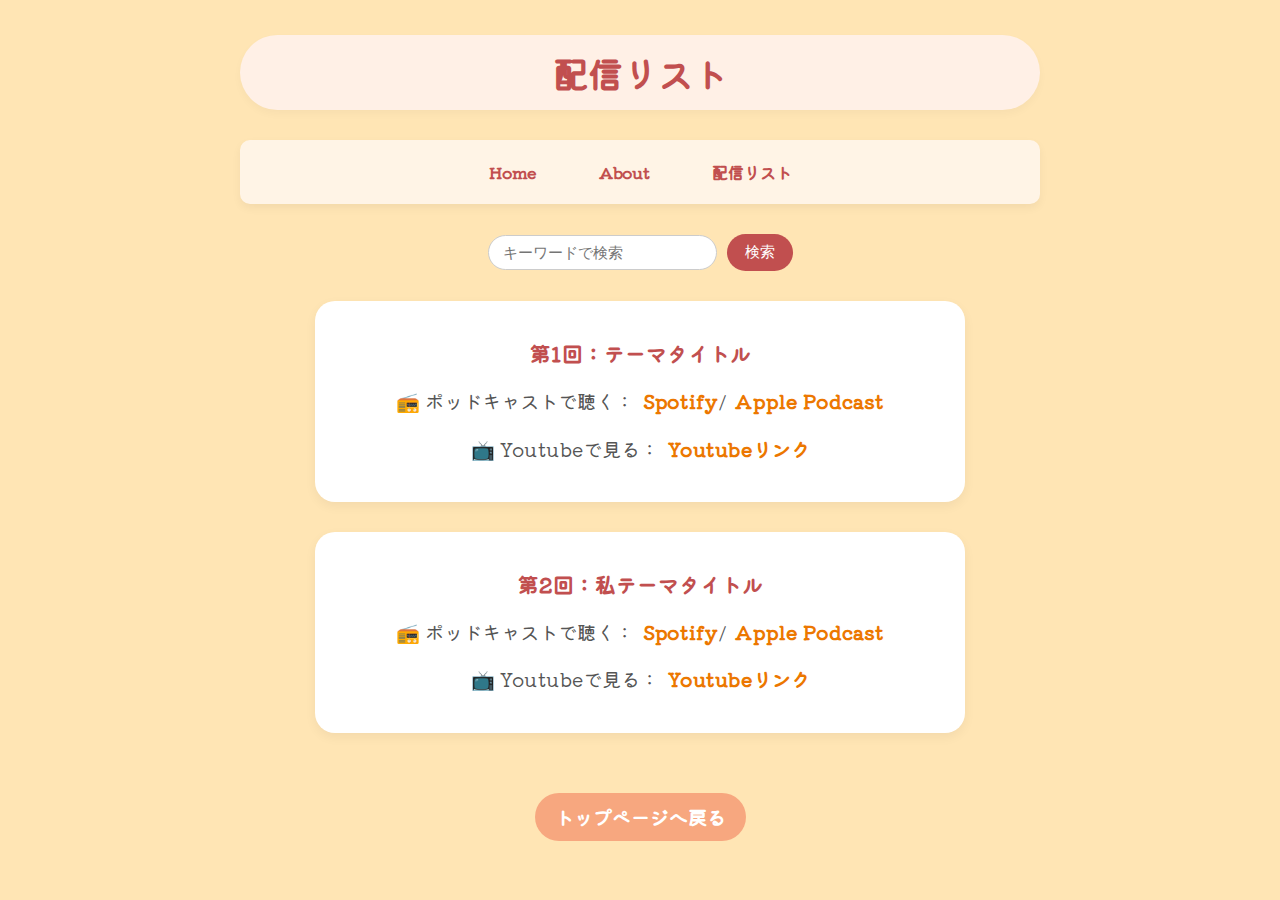
<file: リリポピHP/history.html>
<!DOCTYPE html>
<html lang="ja">

<head>
    <meta charset="UTF-8">
    <link href="https://fonts.googleapis.com/css2?family=Kiwi+Maru&display=swap" rel="stylesheet">
    <link rel="stylesheet" href="https://cdnjs.cloudflare.com/ajax/libs/font-awesome/6.5.0/css/all.min.css">
    <link rel="stylesheet" href="style.css">
    <title>ラジオ履歴</title>
    <style>
        body {
            background-color: #ffe5b4;
            color: #333;
            padding: 30px;
            max-width: 800px;
            margin: auto;
        }

        .search-container {
            display: flex;
            align-items: center;
            gap: 10px;
            justify-content: center;
            margin-bottom: 30px;
        }

        input[type="text"] {
            padding: 8px 14px;
            border-radius: 20px;
            border: 1px solid #ccc;
            font-size: 0.95em;
        }

        button {
            padding: 8px 18px;
            border-radius: 20px;
            border: none;
            background-color: #c14f4f;
            color: #fff;
            font-size: 0.95em;
            cursor: pointer;
            transition: background-color 0.3s;
        }

        button:hover {
            background-color: #a73f3f;
        }
    </style>
</head>

<body>
    <h1 class="soft-heading">配信リスト</h1>

    <nav>
        <a href="index.html">Home</a>
        <a href="about.html">About</a>
        <a href="history.html">配信リスト</a>
    </nav>

    <div class="search-container">
        <input type="text" id="searchInput" placeholder="キーワードで検索">
        <button onclick="searchEpisodes()">検索</button>
    </div>

    <section class="episode">
        <h2>第1回：テーマタイトル</h2>
        <p>📻 ポッドキャストで聴く：
            <a href="" target="_blank">Spotify</a>/
            <a href="" target="_blank">Apple Podcast</a>
        </p>
        <p>📺 Youtubeで見る：
            <a href="" target="_blank">Youtubeリンク</a>
        </p>
    </section>
    <section class="episode">
        <h2>第2回：私テーマタイトル</h2>
        <p>📻 ポッドキャストで聴く：
            <a href="" target="_blank">Spotify</a>/
            <a href="" target="_blank">Apple Podcast</a>
        </p>
        <p>📺 Youtubeで見る：
            <a href="" target="_blank">Youtubeリンク</a>
        </p>
    </section>
    <!--随時追加！-->

    <p><a href="index.html" class="back-link">トップページへ戻る</a></p>

    <script>
        function searchEpisodes() {
            const keyword = document.getElementById("searchInput").value.toLowerCase();
            const episodes = document.querySelectorAll(".episode");

            episodes.forEach(ep => {
                const text = ep.textContent.toLowerCase();
                ep.style.display = text.includes(keyword) ? "block" : "none";
            });
        }
    </script>
</body>

</html>
</file>
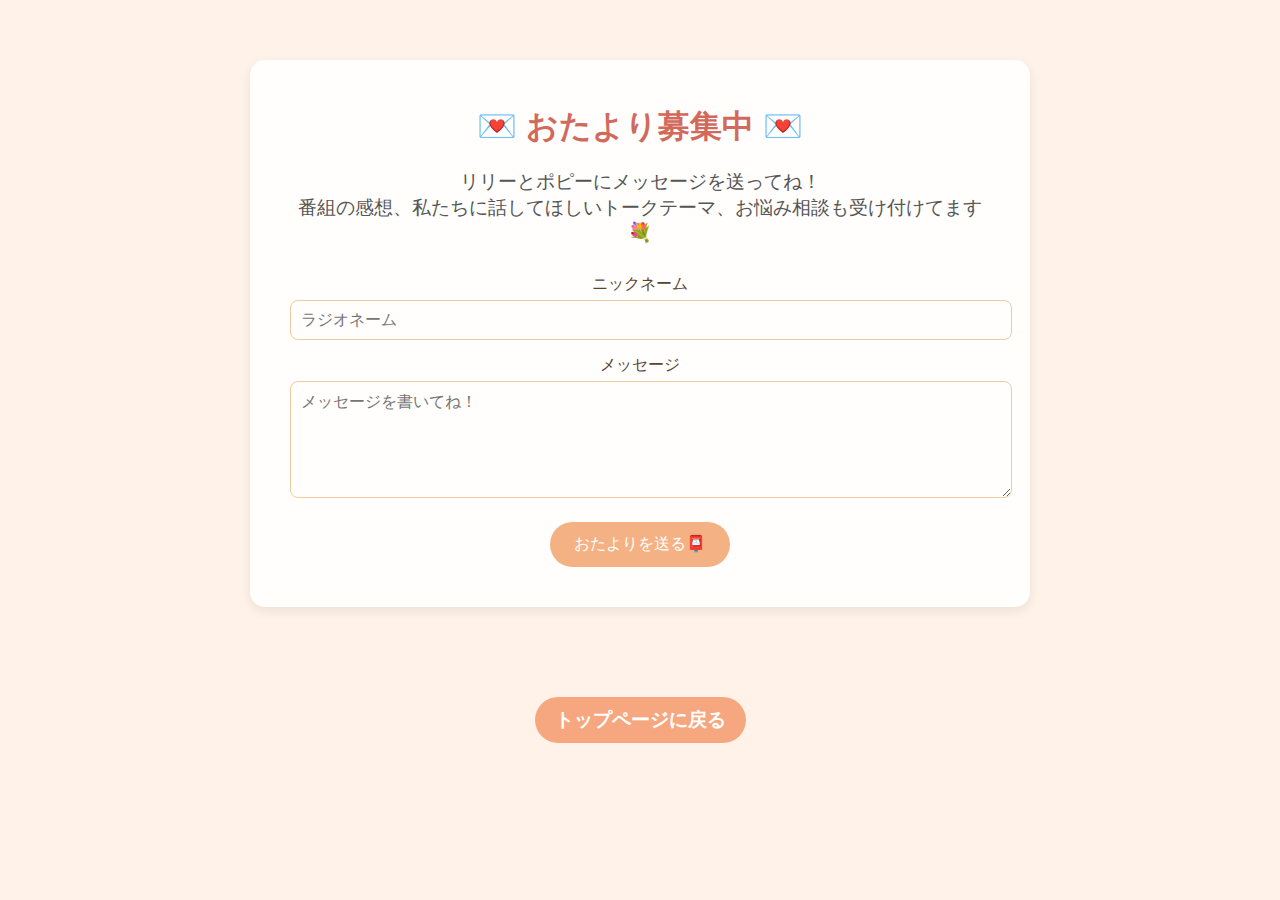
<file: リリポピHP/otayori.html>
<!DOCTYPE html>
<html lang="ja">

<head>
    <meta charset="UTF-8">
    <title>おたよりページ</title>
    <link rel="stylesheet" href="style.css">
</head>
<body class="otayori-form">
    <div class="otayori-page">
        <h1>💌 おたより募集中 💌</h1>
        <p>リリーとポピーにメッセージを送ってね！<br>番組の感想、私たちに話してほしいトークテーマ、お悩み相談も受け付けてます💐</p>

        <form action="https://formspree.io/f/your-form-id" method="POST">
            <label for="name">ニックネーム</label>
            <input type="text" id="name" name="name" placeholder="ラジオネーム">

            <label for="message">メッセージ</label>
            <textarea id="message" name="message" rows="5" placeholder="メッセージを書いてね！" required></textarea>

            <button type="submit">おたよりを送る📮</button>
        </form>
    </div>

    <p><a href="index.html" class="back-link">トップページに戻る</a></p>
</body>
</html>
</file>
<file: style.css>
body {
            font-family: "Kiwi Maru", sans-serif;
            background-color: #ffe5b4;
            color: #333;
            padding: 30px;
            text-align: center;
        }

        header {
            padding: o;
            margin: 0;
        }

        .hero-section {
            position: relative;
            margin-bottom: 20px;
            padding: 100px 0 40px;
        }

        .top-image-bg {
            position: fixed;
            top: 0;
            left: 0;
            width: 100%;
            height: 100vh;
            background-image: url('./iillust/TOP.png');
            background-size: cover;
            background-position: center;
            background-repeat: no-repeat;
            opacity: 0.15;
            z-index: -1;
        }

        .hero-content {
            position: relative;
            z-index: 2;
            text-align: center;
            padding-top: 80px;
            color: #333;
        }

        .hero-content h1 {
            color: #ff6f61;
            font-size: 2.8em;
            margin-bottom: 20px;
        }

        .hero-content p {
            font-size: 1.2em;
            color: #555;
            margin-bottom: 0;
        }

        h1 {
            color: #ff6f61;
            font-size: 2.8em;
            margin-top: 5px;
            margin-bottom: 25px;
        }

        .fade-in {
            animation: fadeIn 1.2s ease-out;
        }

        @keyframes fadeIn {
            0% {
                opacity: 0;
                transform: translateY(30px);
            }

            100% {
                opacity: 1;
                transform: translateY(0)
            }
        }

        p {
            font-size: 1.2em;
            color: #555;
        }

        nav {
            margin-top: 0;
        }

        .nav-menu ul {
            list-style: none;
            display: flex;
            justify-content: center;
            gap: 30px;
            padding: 20px 0;
            margin: 0;
            background-color: #fff7ec;
        }

        .nav-menu a {
            text-decoration: none;
            color: #d26a5c;
            font-weight: bold;
            font-size: 1.1em;
            position: relative;
            transition: all 0.3s ease;
        }

        .nav-menu a::after {
            content: "";
            position: absolute;
            bottom: -4px;
            left: 0;
            width: 0%;
            height: 2px;
            background-color: #d26a5c;
            transition: width 0.3s ease;
        }

        .nav-menu a:hover::after {
            width: 100%;
        }

        .nav-menu a:hover {
            color: #f08a5d;
            transform: scale(1.05);
        }

        .footer-image {
            width: 100%;
            margin-top: 10px;
        }

        .footer-image img {
            width: 100%;
            height: auto;
            display: block;
        }

        footer {
            margin-top: 60px;
            font-size: 0.9em;
            color: #999;
        }

        .otayori-link {
            background-color: #fff3e9;
            padding: 30px;
            text-align: center;
            border-radius: 12px;
            margin: 40px auto;
            max-width: 600px;
            box-shadow: 0 2px 8px rgba(0, 0, 0, 0.05);
        }

        .otayori-link p {
            font-size: 1.2rem;
            color: #8a5c3b;
            margin-bottom: 15px;
        }

        .otayori-button {
            background-color: #f7a77f;
            color: #fff;
            padding: 12px 24px;
            border-radius: 30px;
            text-decoration: none;
            font-weight: bold;
            font-size: 1rem;
            transition: background-color 0.3s ease, transform 0.2s ease;
        }

        .otayori-button:hover {
            background-color: #f48b61;
            transform: scale(1.05);
        }

        .sns-links {
            display: flex;
            justify-content: center;
            gap: 20px;
            margin: 40px 0;
        }

        .sns-links a {
            display: inline-flex;
            align-items: center;
            justify-content: center;
            width: 48px;
            height: 48px;
            background-color: #ffe5b4;
            color: #d26a5c;
            border-radius: 50%;
            font-size: 24px;
            text-decoration: none;
            transition: all 0.3s ease;
            box-shadow: 0 2px 6px rgba(0, 0, 0, 0.1);
        }

        .sns-links a:hover {
            background-color: #ffd2a0;
            transform: scale(1.1);
        }

        /* ↓　otayoriページ　↓ */

        .otayori-form {
            background-color: #fff3e9;
            font-family: 'Hiragino Kaku Gothic ProN', sans-serif;
            color: #5b4231;
            margin: 0;
            padding: 0;
        }

        .otayori-page {
            max-width: 700px;
            margin: 60px auto;
            background: #fffefc;
            padding: 40px;
            border-radius: 15px;
            box-shadow: 0 4px 12px rgba(0, 0, 0, 0.08);
        }

        .otayori-page h1 {
            font-size: 2rem;
            color: #d26a5c;
            margin-bottom: 20px;
            text-align: center;
        }

        .otayori-page p {
            text-align: center;
            margin-bottom: 30px;
        }

        form label {
            display: block;
            margin: 15px 0 5px;
        }

        form input,
        form textarea {
            width: 100%;
            padding: 10px;
            border: 1px solid #f0cba0;
            border-radius: 8px;
            font-size: 1rem;
            background-color: #fffefc;
        }

        form button {
            margin-top: 20px;
            padding: 12px 24px;
            background-color: #f4b183;
            color: white;
            border: none;
            border-radius: 30px;
            font-size: 1rem;
            cursor: pointer;
            transition: background-color 0.3s ease, transform 0.2s ease;
        }

        form button:hover {
            background-color: #f29a63;
            transform: scale(1.05);
        }

        .back-link {
            display: inline-block;
            margin-top: 30px;
            padding: 10px 20px;
            background-color: #f7a77f;
            color: #fff;
            border-radius: 30px;
            text-decoration: none;
            font-weight: bold;
            transition: background-color 0.3s ease, transform 0.2s ease;
        }

        .back-link:hover {
            background-color: #f48b61;
            transform: scale(1.05);
        }

        /* ↓ aboutページ　↓ */

        .soft-heading {
            font-family: 'Kiwi Maru', sans-serif;
            font-size: 2.2em;
            color: #c14f4f;
            background-color: #fff0e6;
            padding: 12px 28px;
            border-radius: 40px;
            box-shadow: 0 4px 8px rgba(0, 0, 0, 0.03);
            margin-bottom: 30px;
        }

        nav {
            background-color: #fff4e6;
            padding: 12px 24px;
            border-radius: 10px;
            box-shadow: 0 4px 10px rgba(0, 0, 0, 0.05);
            display: flex;
            justify-content: center;
            gap: 30px;
            margin-bottom: 30px;
        }

        nav a {
            text-decoration: none;
            color: #c14f4f;
            font-weight: bold;
            padding: 8px 16px;
            border-radius: 20px;
            transition: background-color 0.3s ease;
        }

        nav a:hover {
            background-color: #ffe5b4;
        }

        .about-story {
            background-color: #fffaf4;
            border: 2px dotted #f7a77f;
            border-radius: 20px;
            padding: 30px;
            margin: 40px auto;
            max-width: 700px;
            font-size: 1.1em;
            line-height: 1.8;
            box-shadow: 0 5px 15px rgba(0, 0, 0, 0.05);
        }

        .about-story h2 {
            font-family: 'Kiwi Maru', serif;
            color: #f48b61;
            margin-bottom: 20px;
        }

        .profile-container {
            display: flex;
            flex-wrap: wrap;
            gap: 20px;
            justify-content: center;
        }

        .member {
            background-color: #fff4d6;
            border-radius: 15px;
            padding: 20px;
            flex: 1 1 300px;
            max-width: 400px;
            box-shadow: 2px 2px 6px rgba(0, 0, 0, 0.1);
            text-align: center;
        }

        .member h2 {
            color: #c14f4f;
            margin-bottom: 10px;
        }

        .member img {
            width: 150px;
            height: auto;
            object-fit: cover;
            border-radius: 50%;
            margin-bottom: 15px;
            border: 3px solid #fff6f1;
        }

        table {
            width: 100%;
            border-collapse: collapse;
            margin: auto;
            font-size: 0.95em;
        }

        th {
            padding: 5px 8px;
            text-align: left;
        }

        th.label {
            font-weight: bold;
            color: #c14f4f;
            width: 30%;
            text-align: left;
            padding: 8px;
            vertical-align: top;
        }

        td.data {
            color: #333;
            width: 70%;
            padding: 8px;
        }

        tr {
            border-bottom: 1px solid #f3d7c4;
        }

        /* ↓ 配信リスト ↓　*/

        .episode {
            background-color: #ffffff;
            border-radius: 20px;
            padding: 20px 25px;
            margin-bottom: 30px;
            margin-inline: auto;
            max-width: 600px;
            box-shadow: 0 4px 12px rgba(0, 0, 0, 0.05);
        }

        .episode h2 {
            color: #c14f4f;
            font-size: 1.3em;
            margin-bottom: 10px;
        }

        .episode a {
            color: #ec7700;
            text-decoration: none;
            font-weight: bold;
            margin-left: 4px;
        }

        @media screen and (max-width: 768px) {
            body {
                padding: 15px;
            }            

            .top-image-bg {
                background-size: contain;
                background-position: center top;
                background-repeat: no-repeat;
            }

            .hero-content {
                font-size: 40px;
            }

            .hero-content h1 {
                font-size: 0.98em;
            }

            .hero-content p {
                font-size: 0.5em;
                line-height: 1.6;
                padding: 0 20px;
            }

            .nav-menu ul {
                flex-direction: column;
                gap: 10px;
                padding: 10px 0;
            }

            .sns-links {
                flex-direction: row;
                flex-wrap: wrap;
                gap: 15px;
            }

            .sns-links a {
                width: 40px;
                height: 40px;
                font-size: 20px;
            }

            .otayori-link {
                padding: 20px;
                margin: 30px auto;
            }

            .footer-image img {
                width: 100%;
            }
        }

        @media screen and (max-width: 480px) {
            body {
                padding: 15px;
            }            

            .top-image-bg {
                background-size: contain;
                background-position: center top;
                background-repeat: no-repeat;
                min-height: 100vh;
                width: 100%;
            }

            .hero-content {
                font-size: 40px;
            }

            .hero-content h1 {
                font-size: 0.98em;
            }

            .hero-content p {
                font-size: 0.5em;
                line-height: 1.6;
                padding: 0 20px;
            }

            .nav-menu ul {
                flex-direction: column;
                gap: 10px;
                padding: 10px 0;
            }

            .sns-links {
                flex-direction: row;
                flex-wrap: wrap;
                gap: 15px;
            }

            .sns-links a {
                width: 40px;
                height: 40px;
                font-size: 20px;
            }

            .otayori-link {
                padding: 20px;
                margin: 30px auto;
            }

            .footer-image img {
                width: 100%;
            }
        }
</file>
<file: リリポピHP/style.css>
body {
            font-family: "Kiwi Maru", sans-serif;
            background-color: #ffe5b4;
            color: #333;
            padding: 30px;
            text-align: center;
        }

        header {
            padding: o;
            margin: 0;
        }

        .hero-section {
            position: relative;
            margin-bottom: 20px;
            padding: 100px 0 40px;
        }

        .top-image-bg {
            position: fixed;
            top: 0;
            left: 0;
            width: 100%;
            height: 100vh;
            background-image: url('./iillust/TOP.png');
            background-size: cover;
            background-position: center;
            background-repeat: no-repeat;
            opacity: 0.15;
            z-index: -1;
        }

        .hero-content {
            position: relative;
            z-index: 2;
            text-align: center;
            padding-top: 80px;
            color: #333;
        }

        .hero-content h1 {
            color: #ff6f61;
            font-size: 2.8em;
            margin-bottom: 20px;
        }

        .hero-content p {
            font-size: 1.2em;
            color: #555;
            margin-bottom: 0;
        }

        h1 {
            color: #ff6f61;
            font-size: 2.8em;
            margin-top: 5px;
            margin-bottom: 25px;
        }

        .fade-in {
            animation: fadeIn 1.2s ease-out;
        }

        @keyframes fadeIn {
            0% {
                opacity: 0;
                transform: translateY(30px);
            }

            100% {
                opacity: 1;
                transform: translateY(0)
            }
        }

        p {
            font-size: 1.2em;
            color: #555;
        }

        nav {
            margin-top: 0;
        }

        .nav-menu ul {
            list-style: none;
            display: flex;
            justify-content: center;
            gap: 30px;
            padding: 20px 0;
            margin: 0;
            background-color: #fff7ec;
        }

        .nav-menu a {
            text-decoration: none;
            color: #d26a5c;
            font-weight: bold;
            font-size: 1.1em;
            position: relative;
            transition: all 0.3s ease;
        }

        .nav-menu a::after {
            content: "";
            position: absolute;
            bottom: -4px;
            left: 0;
            width: 0%;
            height: 2px;
            background-color: #d26a5c;
            transition: width 0.3s ease;
        }

        .nav-menu a:hover::after {
            width: 100%;
        }

        .nav-menu a:hover {
            color: #f08a5d;
            transform: scale(1.05);
        }

        .footer-image {
            width: 100%;
            margin-top: 10px;
        }

        .footer-image img {
            width: 100%;
            height: auto;
            display: block;
        }

        footer {
            margin-top: 60px;
            font-size: 0.9em;
            color: #999;
        }

        .otayori-link {
            background-color: #fff3e9;
            padding: 30px;
            text-align: center;
            border-radius: 12px;
            margin: 40px auto;
            max-width: 600px;
            box-shadow: 0 2px 8px rgba(0, 0, 0, 0.05);
        }

        .otayori-link p {
            font-size: 1.2rem;
            color: #8a5c3b;
            margin-bottom: 15px;
        }

        .otayori-button {
            background-color: #f7a77f;
            color: #fff;
            padding: 12px 24px;
            border-radius: 30px;
            text-decoration: none;
            font-weight: bold;
            font-size: 1rem;
            transition: background-color 0.3s ease, transform 0.2s ease;
        }

        .otayori-button:hover {
            background-color: #f48b61;
            transform: scale(1.05);
        }

        .sns-links {
            display: flex;
            justify-content: center;
            gap: 20px;
            margin: 40px 0;
        }

        .sns-links a {
            display: inline-flex;
            align-items: center;
            justify-content: center;
            width: 48px;
            height: 48px;
            background-color: #ffe5b4;
            color: #d26a5c;
            border-radius: 50%;
            font-size: 24px;
            text-decoration: none;
            transition: all 0.3s ease;
            box-shadow: 0 2px 6px rgba(0, 0, 0, 0.1);
        }

        .sns-links a:hover {
            background-color: #ffd2a0;
            transform: scale(1.1);
        }

        /* ↓　otayoriページ　↓ */

        .otayori-form {
            background-color: #fff3e9;
            font-family: 'Hiragino Kaku Gothic ProN', sans-serif;
            color: #5b4231;
            margin: 0;
            padding: 0;
        }

        .otayori-page {
            max-width: 700px;
            margin: 60px auto;
            background: #fffefc;
            padding: 40px;
            border-radius: 15px;
            box-shadow: 0 4px 12px rgba(0, 0, 0, 0.08);
        }

        .otayori-page h1 {
            font-size: 2rem;
            color: #d26a5c;
            margin-bottom: 20px;
            text-align: center;
        }

        .otayori-page p {
            text-align: center;
            margin-bottom: 30px;
        }

        form label {
            display: block;
            margin: 15px 0 5px;
        }

        form input,
        form textarea {
            width: 100%;
            padding: 10px;
            border: 1px solid #f0cba0;
            border-radius: 8px;
            font-size: 1rem;
            background-color: #fffefc;
        }

        form button {
            margin-top: 20px;
            padding: 12px 24px;
            background-color: #f4b183;
            color: white;
            border: none;
            border-radius: 30px;
            font-size: 1rem;
            cursor: pointer;
            transition: background-color 0.3s ease, transform 0.2s ease;
        }

        form button:hover {
            background-color: #f29a63;
            transform: scale(1.05);
        }

        .back-link {
            display: inline-block;
            margin-top: 30px;
            padding: 10px 20px;
            background-color: #f7a77f;
            color: #fff;
            border-radius: 30px;
            text-decoration: none;
            font-weight: bold;
            transition: background-color 0.3s ease, transform 0.2s ease;
        }

        .back-link:hover {
            background-color: #f48b61;
            transform: scale(1.05);
        }

        /* ↓ aboutページ　↓ */

        .soft-heading {
            font-family: 'Kiwi Maru', sans-serif;
            font-size: 2.2em;
            color: #c14f4f;
            background-color: #fff0e6;
            padding: 12px 28px;
            border-radius: 40px;
            box-shadow: 0 4px 8px rgba(0, 0, 0, 0.03);
            margin-bottom: 30px;
        }

        nav {
            background-color: #fff4e6;
            padding: 12px 24px;
            border-radius: 10px;
            box-shadow: 0 4px 10px rgba(0, 0, 0, 0.05);
            display: flex;
            justify-content: center;
            gap: 30px;
            margin-bottom: 30px;
        }

        nav a {
            text-decoration: none;
            color: #c14f4f;
            font-weight: bold;
            padding: 8px 16px;
            border-radius: 20px;
            transition: background-color 0.3s ease;
        }

        nav a:hover {
            background-color: #ffe5b4;
        }

        .about-story {
            background-color: #fffaf4;
            border: 2px dotted #f7a77f;
            border-radius: 20px;
            padding: 30px;
            margin: 40px auto;
            max-width: 700px;
            font-size: 1.1em;
            line-height: 1.8;
            box-shadow: 0 5px 15px rgba(0, 0, 0, 0.05);
        }

        .about-story h2 {
            font-family: 'Kiwi Maru', serif;
            color: #f48b61;
            margin-bottom: 20px;
        }

        .profile-container {
            display: flex;
            flex-wrap: wrap;
            gap: 20px;
            justify-content: center;
        }

        .member {
            background-color: #fff4d6;
            border-radius: 15px;
            padding: 20px;
            flex: 1 1 300px;
            max-width: 400px;
            box-shadow: 2px 2px 6px rgba(0, 0, 0, 0.1);
            text-align: center;
        }

        .member h2 {
            color: #c14f4f;
            margin-bottom: 10px;
        }

        .member img {
            width: 150px;
            height: auto;
            object-fit: cover;
            border-radius: 50%;
            margin-bottom: 15px;
            border: 3px solid #fff6f1;
        }

        table {
            width: 100%;
            border-collapse: collapse;
            margin: auto;
            font-size: 0.95em;
        }

        th {
            padding: 5px 8px;
            text-align: left;
        }

        th.label {
            font-weight: bold;
            color: #c14f4f;
            width: 30%;
            text-align: left;
            padding: 8px;
            vertical-align: top;
        }

        td.data {
            color: #333;
            width: 70%;
            padding: 8px;
        }

        tr {
            border-bottom: 1px solid #f3d7c4;
        }

        /* ↓ 配信リスト ↓　*/

        .episode {
            background-color: #ffffff;
            border-radius: 20px;
            padding: 20px 25px;
            margin-bottom: 30px;
            margin-inline: auto;
            max-width: 600px;
            box-shadow: 0 4px 12px rgba(0, 0, 0, 0.05);
        }

        .episode h2 {
            color: #c14f4f;
            font-size: 1.3em;
            margin-bottom: 10px;
        }

        .episode a {
            color: #ec7700;
            text-decoration: none;
            font-weight: bold;
            margin-left: 4px;
        }
</file>
<file: style2.css>
body {
    background-image: repeating-linear-gradient(to right, #F8EFE5, #F8EFE5 20px, #FFEFEF 20px, #FFEFEF 40px);
    background-color: #F8EFE5;
    color: #3F2B1C;
    font-family: 'Kiwi Maru', sans-serif;
    line-height: 1.6;
    margin: 0;
    padding: 0;
}

header {
    background-color: #FFFDF9;
    background-image: url("./iillust/flower_sukeb.jpg");
    background-repeat: repeat;
    background-size: 130px;
    background-attachment: fixed;
    border-bottom: 4px solid #EFA5C3;
    padding: 5px 0px 5px;
    text-align: center;
}

img {
    width: 500px;
    height: auto;
    position: relative;
    top: 0.2em;
}

header p {
    margin-top: 0;
    font-size: 1rem;
    color: #3F2B1C;
    line-height: 1.2;
}

main {
    padding: 40px 20px;
}

.main-nav {
    background-color: #F8EFE5;
    padding: 10px 0;
    border-top: 2px solid #9CA00E;
    border-bottom: 2px solid #9CA00E;
    text-align: center;
    margin-bottom: 20px;
}

.main-nav ul {
    list-style: none;
    padding: 0;
    margin: 0;
}

.main-nav li {
    display: inline-block;
    margin: 0 15px;
}

.main-nav a {
    text-decoration: none;
    font-size: 16px;
    color: #9CA00E;
    padding: 6px 12px;
    border-radius: 20px;
    transition: background-color 0.3s, color 0.3s;
}

.main-nav a:hover {
    background-color: #f9dce2;
    color: #262015;
}

article.blog-post {
    background-color: #FFFDF9;
    border-left: 6px solid #9CA00E;
    border-radius: 12px;
    box-shadow: 0 4px 10px rgba(0, 0, 0, 0.05);
    padding: 20px;
    margin-bottom: 30px;
    transition: transform 0.2s;
}

article.blog-post:hover {
    transform: translateY(-4px);
}

article.blog-post h2 {
    font-size: 1.5rem;
    color: #EFA5C3;
    margin-top: 0;
}

article.blog-post .blog-date {
    font-size: 0.9rem;
    color: #9CA00E;
    margin-bottom: 10px;
}

a {
    color: #9CA00E;
    text-decoration: none;
}

a:hover {
    text-decoration: underline;
}

body.blog-article {
    font-family: 'Kiwi Maru', sans-serif;
    background-color: #fdf6f0;
    color: #5a4b3f;
    padding: 2rem;
}

.article-container {
    max-width: 700px;
    margin: 0 auto;
    background: #fffdfb;
    padding: 2rem;
    border-radius: 12px;
    box-shadow: 0 4px 10px rgba(180, 160, 130, 0.1);
}

.back-to-blog {
    display: block;
    margin-bottom: 1.5rem;
    color: #b48b74;
    text-decoration: none;
    font-size: 0.95rem;
}

.blog-post .post-title {
    font-size: 2rem;
    margin-bottom: 0.5rem;
    color: #b48b74;
}

.blog-post .post-date {
    font-size: 0.9rem;
    color: #aaa;
}

.post-divider {
    border: none;
    border-top: 2px dashed #e0cfc0;
    margin: 1.5rem 0;
}

.post-content p {
    line-height: 1.8;
    margin-bottom: 1rem;
}

.blog-otayori-link {
    color: #F4A7B9;
    text-decoration: none;
    font-weight: bold;
}

.blog-otayori-link:hover {
    color: #FFB3C1;
}

/*　記事一覧　*/
.archive-list {
    padding: 20px;
    max-width: 600px;
    margin: 0 auto;
}

.archive-list ul {
    list-style: none;
    padding: 0;
}

.archive-list li {
    margin: 10px 0;
    padding: 10px;
    background-color: #F8EFE5;
    border-left: 5px solid #9CA00E;
    border-radius: 6px;
    transition: background-color 0.3s;
}

.archive-list li:hover {
    background-color: #f9dce2;
}

.archive-list a {
    color: #262015;
    text-decoration: none;
    font-weight: bold;
}

/* 検索エンジン　*/
.search-box {
    text-align: center;
    margin: 2rem 0;
}

.search-box input {
    padding: 0.6em 1em;
    width: 80%;
    max-width: 400px;
    border: 2px solid #9CA00E;
    border-radius: 10px;
    background-color: #F8EFE5;
    font-family: 'Kiwi Maru', serif;
    font-size: 1rem;
    color: #262015;
    outline: none;
    box-shadow: 2px 2px 5px rgba(154, 160, 14, 0.2);
}

.search-box input::placeholder {
    color: #d9cfc3;
}

/* モバイル用のメディアクエリ */
@media screen and (max-width: 768px) {
  body {
    font-size: 15px;
    line-height: 1.6;
    padding: 0;
    margin: 0;
  }

  header {
    background-color: #f8efe5;
    padding: 20px 10px;
    text-align: center;
    border-bottom: 2px solid #9ca00e;
  }

  header img {
    width: 90%;
    max-width: 500px;
    height: auto;
    display: block;
    margin: 0 auto;
  }

  header p {
    font-size: 14px;
    color: #262015;
    margin-top: 10px;
  }

  .blog-index {
    padding: 20px 15px;
  }

  .blog-post {
    background-color: #ffffffcc;
    border-radius: 10px;
    padding: 15px;
    margin-bottom: 20px;
    box-shadow: 0 2px 5px rgba(0, 0, 0, 0.1);
  }

  .blog-post h2 {
    font-size: 18px;
    margin-bottom: 8px;
    color: #d86e8a; /* ピンク系のアクセント */
  }

  .blog-post .blog-date {
    font-size: 13px;
    color: #888;
  }

  nav ul {
    display: flex;
    flex-direction: column;
    align-items: center;
    gap: 10px;
    padding: 0;
    margin: 0;
    list-style: none;
  }

  nav ul li a {
    display: block;
    padding: 8px 12px;
    font-size: 16px;
    text-decoration: none;
    color: #262015;
  }
}
</file>
